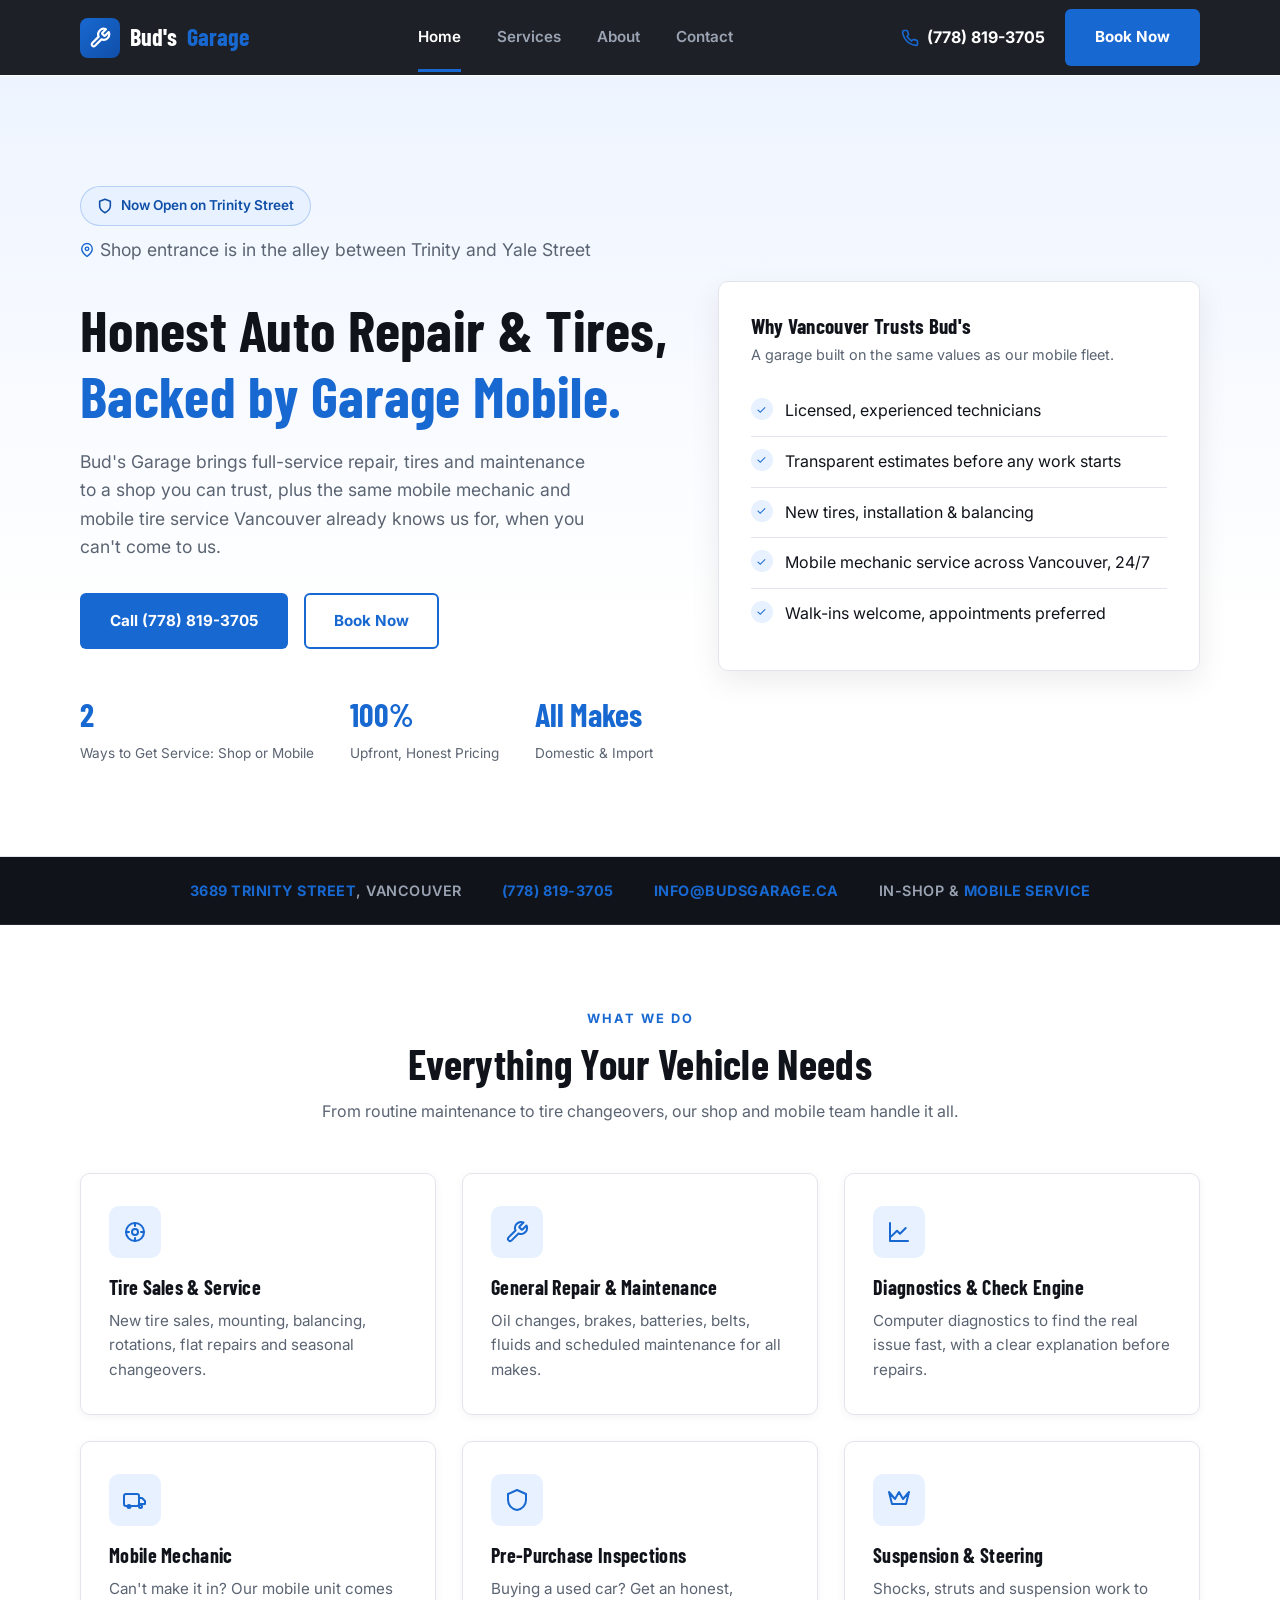
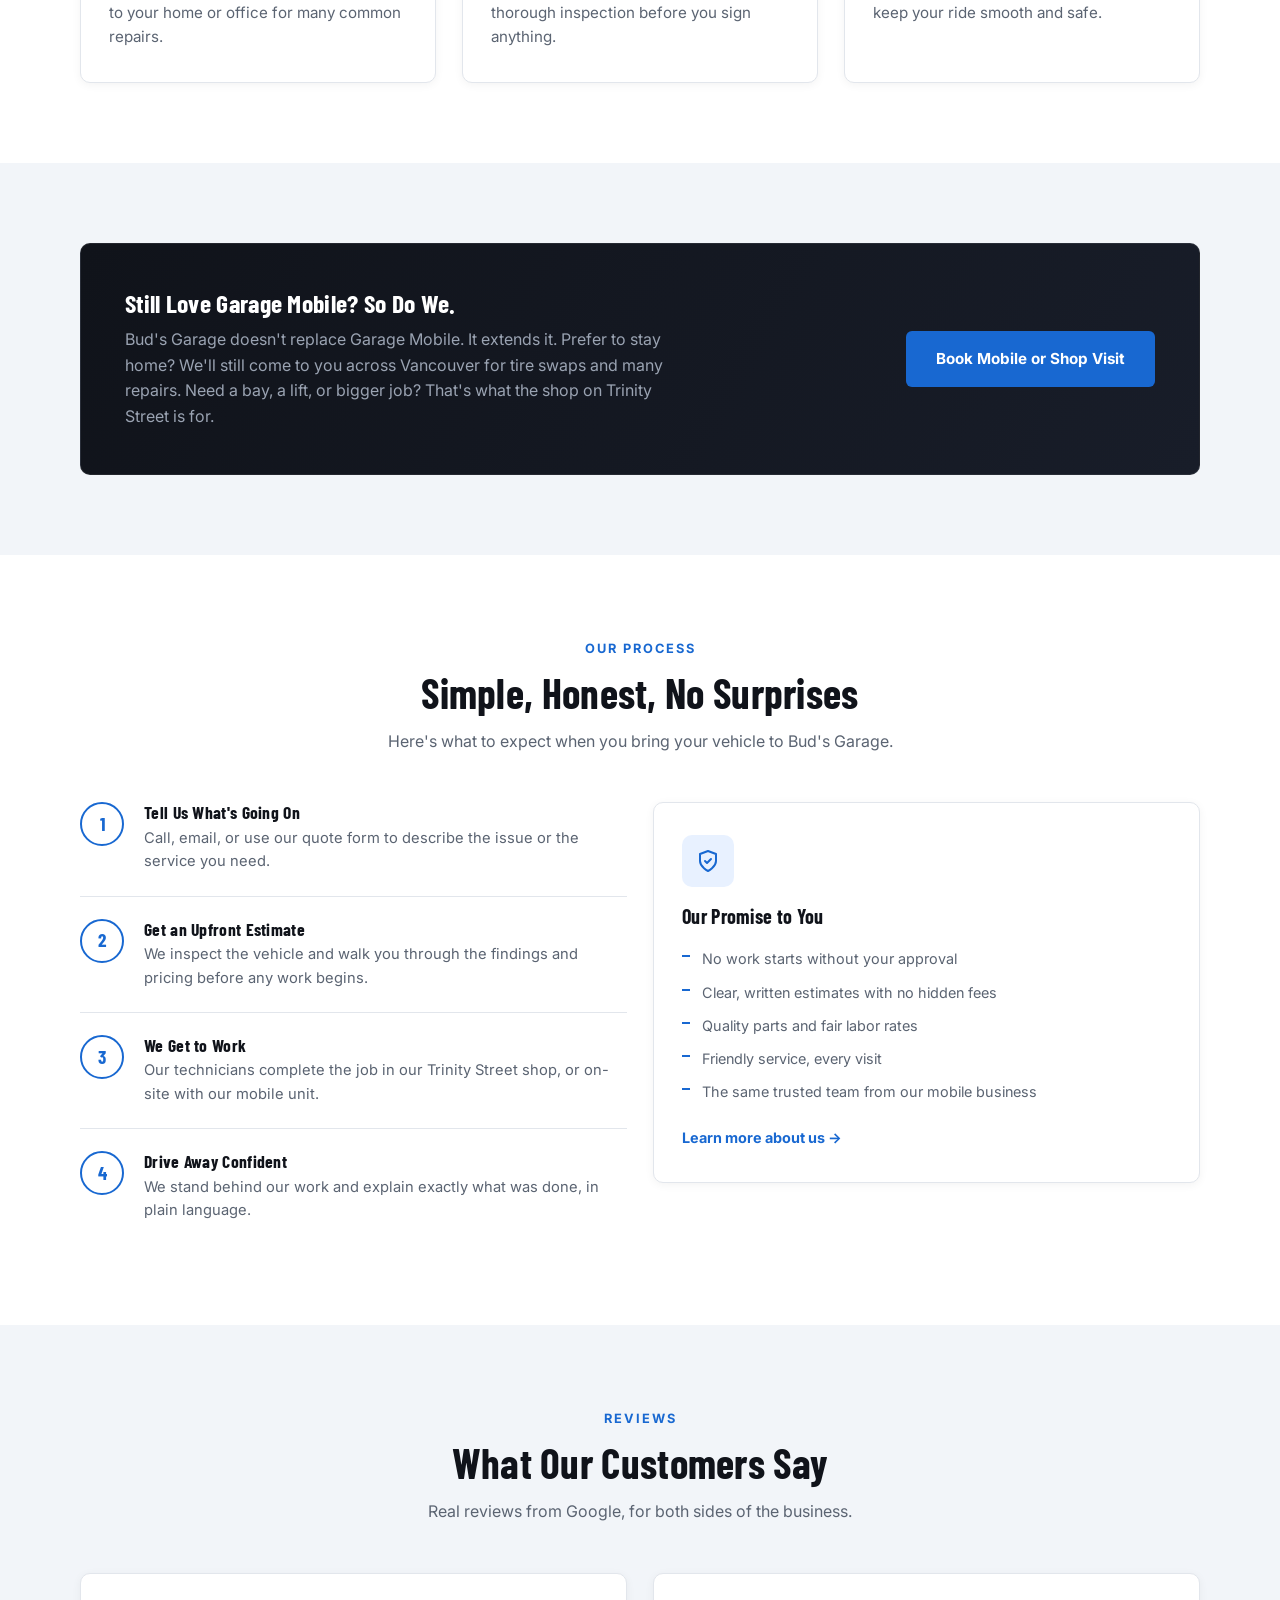
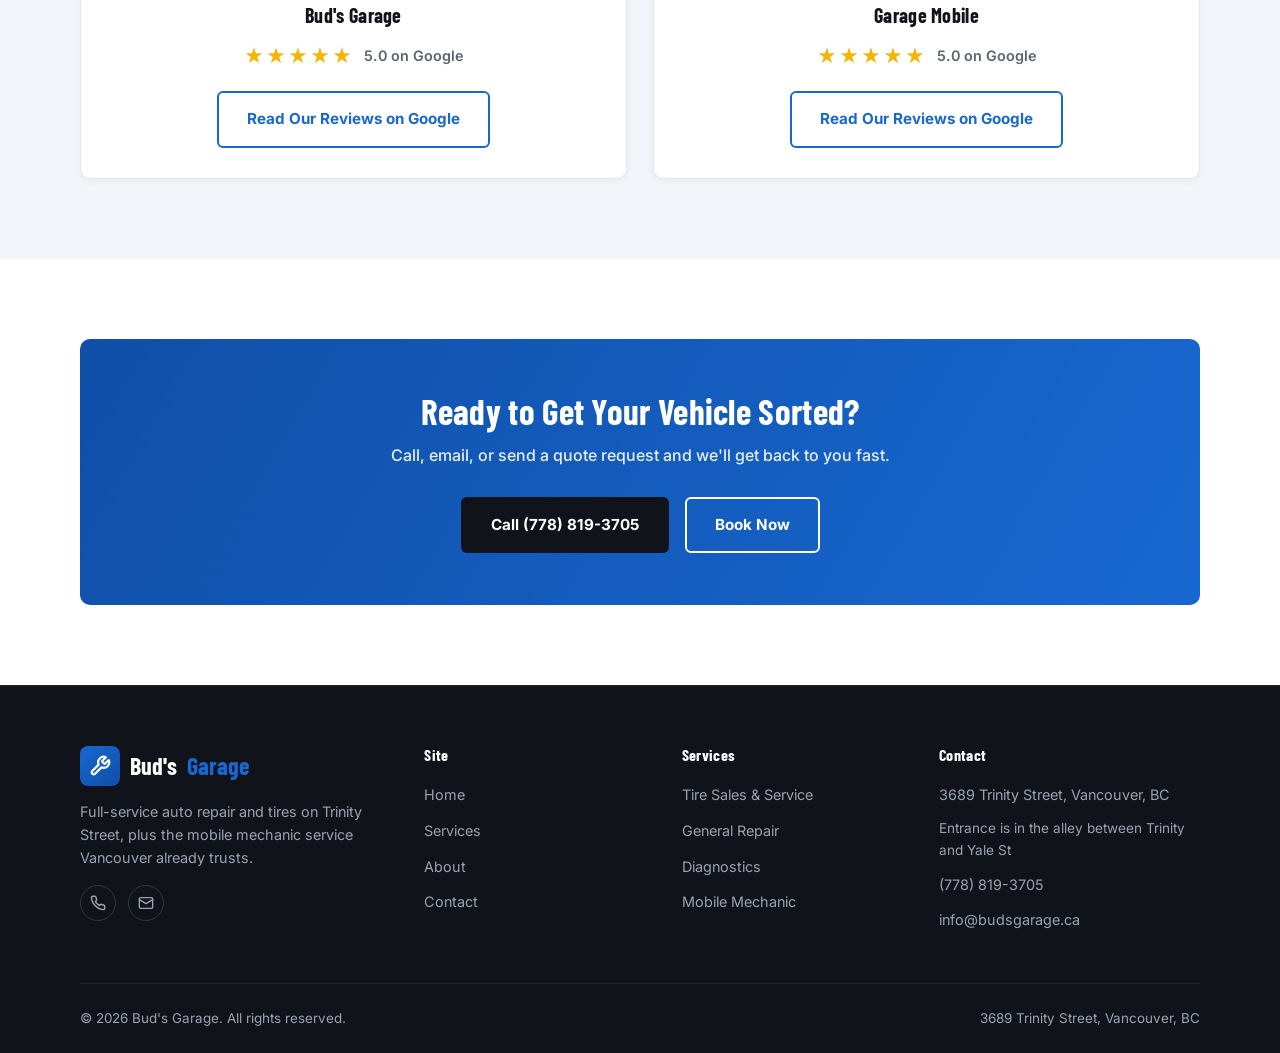
<file: index.html>
<!DOCTYPE html>
<html lang="en">
<head>
<meta charset="UTF-8">
<meta name="viewport" content="width=device-width, initial-scale=1.0">
<title>Bud's Garage | Auto Repair &amp; Tire Shop in Vancouver</title>
<meta name="description" content="Bud's Garage is Vancouver's trusted auto repair and tire shop at 3689 Trinity Street, now backed by Garage Mobile, our mobile mechanic and tire service. Call (778) 819-3705.">
<link rel="canonical" href="https://budsgarage.ca/">
<meta name="theme-color" content="#10131a">

<meta property="og:type" content="website">
<meta property="og:site_name" content="Bud's Garage">
<meta property="og:title" content="Bud's Garage | Auto Repair &amp; Tire Shop in Vancouver">
<meta property="og:description" content="Vancouver's trusted auto repair and tire shop at 3689 Trinity Street, now backed by Garage Mobile, our mobile mechanic and tire service.">
<meta property="og:url" content="https://budsgarage.ca/">
<meta property="og:image" content="https://budsgarage.ca/assets/og-image.png">
<meta property="og:image:width" content="1200">
<meta property="og:image:height" content="630">
<meta property="og:locale" content="en_CA">

<meta name="twitter:card" content="summary_large_image">
<meta name="twitter:title" content="Bud's Garage | Auto Repair &amp; Tire Shop in Vancouver">
<meta name="twitter:description" content="Vancouver's trusted auto repair and tire shop at 3689 Trinity Street, now backed by Garage Mobile, our mobile mechanic and tire service.">
<meta name="twitter:image" content="https://budsgarage.ca/assets/og-image.png">

<link rel="icon" href="assets/favicon.svg" type="image/svg+xml">
<link rel="preconnect" href="https://fonts.googleapis.com">
<link rel="preconnect" href="https://fonts.gstatic.com" crossorigin>
<link href="https://fonts.googleapis.com/css2?family=Barlow+Condensed:wght@600;700&family=Inter:wght@400;500;600;700;800&display=swap" rel="stylesheet">
<link rel="stylesheet" href="css/style.css">
<script type="application/ld+json">
{
  "@context": "https://schema.org",
  "@type": "AutoRepair",
  "name": "Bud's Garage",
  "image": "https://budsgarage.ca/assets/og-image.png",
  "url": "https://budsgarage.ca/",
  "telephone": "+17788193705",
  "email": "info@budsgarage.ca",
  "priceRange": "$$",
  "address": {
    "@type": "PostalAddress",
    "streetAddress": "3689 Trinity Street",
    "addressLocality": "Vancouver",
    "addressRegion": "BC",
    "addressCountry": "CA"
  },
  "openingHoursSpecification": [
    {
      "@type": "OpeningHoursSpecification",
      "dayOfWeek": ["Monday", "Tuesday", "Wednesday", "Thursday", "Friday", "Saturday", "Sunday"],
      "opens": "10:00",
      "closes": "18:00"
    }
  ]
}
</script>
</head>
<body>

<!-- ===== Header ===== -->
<header class="site-header">
  <div class="container header-inner">
    <a href="index.html" class="brand">
      <span class="logo-mark">
        <svg width="22" height="22" viewBox="0 0 24 24" fill="none" stroke="currentColor" stroke-width="2.4" stroke-linecap="round" stroke-linejoin="round"><path d="M14.7 6.3a1 1 0 0 0 0 1.4l1.6 1.6a1 1 0 0 0 1.4 0l3.77-3.77a6 6 0 0 1-7.94 7.94l-6.91 6.91a2.12 2.12 0 0 1-3-3l6.91-6.91a6 6 0 0 1 7.94-7.94l-3.76 3.76z"/></svg>
      </span>
      Bud's <span>Garage</span>
    </a>
    <nav class="main-nav" id="main-nav">
      <a href="index.html" class="active">Home</a>
      <a href="services.html">Services</a>
      <a href="about.html">About</a>
      <a href="contact.html">Contact</a>
    </nav>
    <div class="header-cta">
      <a href="tel:+17788193705" class="header-phone">
        <svg class="icon" width="18" height="18" viewBox="0 0 24 24" fill="none" stroke="currentColor" stroke-width="2.2" stroke-linecap="round" stroke-linejoin="round"><path d="M22 16.92v3a2 2 0 0 1-2.18 2 19.79 19.79 0 0 1-8.63-3.07 19.5 19.5 0 0 1-6-6 19.79 19.79 0 0 1-3.07-8.67A2 2 0 0 1 4.11 2h3a2 2 0 0 1 2 1.72c.127.96.362 1.903.7 2.81a2 2 0 0 1-.45 2.11L8.09 9.91a16 16 0 0 0 6 6l1.27-1.27a2 2 0 0 1 2.11-.45c.907.338 1.85.573 2.81.7A2 2 0 0 1 22 16.92z"/></svg>
        <span class="label">(778) 819-3705</span>
      </a>
      <a href="contact.html#book" class="btn btn-primary">Book Now</a>
      <button class="nav-toggle" id="nav-toggle" aria-label="Toggle navigation">&#9776;</button>
    </div>
  </div>
</header>

<!-- ===== Hero ===== -->
<section class="hero">
  <div class="container hero-inner">
    <div>
      <div class="hero-badge">
        <svg width="16" height="16" viewBox="0 0 24 24" fill="none" stroke="currentColor" stroke-width="2.4" stroke-linecap="round" stroke-linejoin="round"><path d="M12 22s8-4 8-10V5l-8-3-8 3v7c0 6 8 10 8 10z"/></svg>
        Now Open on Trinity Street
      </div>
      <p class="hero-note">
        <svg width="14" height="14" viewBox="0 0 24 24" fill="none" stroke="currentColor" stroke-width="2.4" stroke-linecap="round" stroke-linejoin="round"><path d="M21 10c0 7-9 13-9 13s-9-6-9-13a9 9 0 0 1 18 0z"/><circle cx="12" cy="10" r="3"/></svg>
        Shop entrance is in the alley between Trinity and Yale Street
      </p>
      <h1>Honest Auto Repair &amp; Tires, <span>Backed by Garage Mobile.</span></h1>
      <p>Bud's Garage brings full-service repair, tires and maintenance to a shop you can trust, plus the same mobile mechanic and mobile tire service Vancouver already knows us for, when you can't come to us.</p>
      <div class="hero-actions">
        <a href="tel:+17788193705" class="btn btn-primary">Call (778) 819-3705</a>
        <a href="contact.html#book" class="btn btn-outline">Book Now</a>
      </div>
      <div class="hero-stats">
        <div><strong>2</strong><span>Ways to Get Service: Shop or Mobile</span></div>
        <div><strong>100%</strong><span>Upfront, Honest Pricing</span></div>
        <div><strong>All Makes</strong><span>Domestic &amp; Import</span></div>
      </div>
    </div>
    <div class="hero-visual">
      <h3>Why Vancouver Trusts Bud's</h3>
      <p class="small">A garage built on the same values as our mobile fleet.</p>
      <ul class="hero-list">
        <li><span class="check">&#10003;</span> Licensed, experienced technicians</li>
        <li><span class="check">&#10003;</span> Transparent estimates before any work starts</li>
        <li><span class="check">&#10003;</span> New tires, installation &amp; balancing</li>
        <li><span class="check">&#10003;</span> Mobile mechanic service across Vancouver, 24/7</li>
        <li><span class="check">&#10003;</span> Walk-ins welcome, appointments preferred</li>
      </ul>
    </div>
  </div>
</section>

<!-- ===== Trust strip ===== -->
<div class="trust-strip">
  <div class="container">
    <span><strong>3689 Trinity Street</strong>, Vancouver</span>
    <span><strong>(778) 819-3705</strong></span>
    <span><strong>info@budsgarage.ca</strong></span>
    <span>In-Shop &amp; <strong>Mobile Service</strong></span>
  </div>
</div>

<!-- ===== Services overview ===== -->
<section class="section" id="services">
  <div class="container">
    <div class="section-head">
      <span class="eyebrow">What We Do</span>
      <h2>Everything Your Vehicle Needs</h2>
      <p>From routine maintenance to tire changeovers, our shop and mobile team handle it all.</p>
    </div>
    <div class="grid grid-3">
      <div class="card">
        <div class="icon-wrap">
          <svg width="24" height="24" viewBox="0 0 24 24" fill="none" stroke="currentColor" stroke-width="2" stroke-linecap="round" stroke-linejoin="round"><circle cx="12" cy="12" r="9"/><circle cx="12" cy="12" r="3"/><path d="M12 3v3M12 18v3M3 12h3M18 12h3"/></svg>
        </div>
        <h3>Tire Sales &amp; Service</h3>
        <p>New tire sales, mounting, balancing, rotations, flat repairs and seasonal changeovers.</p>
      </div>
      <div class="card">
        <div class="icon-wrap">
          <svg width="24" height="24" viewBox="0 0 24 24" fill="none" stroke="currentColor" stroke-width="2" stroke-linecap="round" stroke-linejoin="round"><path d="M14.7 6.3a1 1 0 0 0 0 1.4l1.6 1.6a1 1 0 0 0 1.4 0l3.77-3.77a6 6 0 0 1-7.94 7.94l-6.91 6.91a2.12 2.12 0 0 1-3-3l6.91-6.91a6 6 0 0 1 7.94-7.94l-3.76 3.76z"/></svg>
        </div>
        <h3>General Repair &amp; Maintenance</h3>
        <p>Oil changes, brakes, batteries, belts, fluids and scheduled maintenance for all makes.</p>
      </div>
      <div class="card">
        <div class="icon-wrap">
          <svg width="24" height="24" viewBox="0 0 24 24" fill="none" stroke="currentColor" stroke-width="2" stroke-linecap="round" stroke-linejoin="round"><path d="M3 3v18h18"/><path d="M18.7 8 13 13.7l-3-3L4.3 16.4"/></svg>
        </div>
        <h3>Diagnostics &amp; Check Engine</h3>
        <p>Computer diagnostics to find the real issue fast, with a clear explanation before repairs.</p>
      </div>
      <div class="card">
        <div class="icon-wrap">
          <svg width="24" height="24" viewBox="0 0 24 24" fill="none" stroke="currentColor" stroke-width="2" stroke-linecap="round" stroke-linejoin="round"><rect x="1" y="6" width="15" height="12" rx="2"/><path d="M16 10h3l3 3v3h-6z"/><circle cx="6" cy="18.5" r="1.5"/><circle cx="17.5" cy="18.5" r="1.5"/></svg>
        </div>
        <h3>Mobile Mechanic</h3>
        <p>Can't make it in? Our mobile unit comes to your home or office for many common repairs.</p>
      </div>
      <div class="card">
        <div class="icon-wrap">
          <svg width="24" height="24" viewBox="0 0 24 24" fill="none" stroke="currentColor" stroke-width="2" stroke-linecap="round" stroke-linejoin="round"><path d="M12 2 3 6v6c0 5 3.8 9.3 9 10 5.2-.7 9-5 9-10V6l-9-4z"/></svg>
        </div>
        <h3>Pre-Purchase Inspections</h3>
        <p>Buying a used car? Get an honest, thorough inspection before you sign anything.</p>
      </div>
      <div class="card">
        <div class="icon-wrap">
          <svg width="24" height="24" viewBox="0 0 24 24" fill="none" stroke="currentColor" stroke-width="2" stroke-linecap="round" stroke-linejoin="round"><path d="m2 4 3 12h14l3-12-6 7-4-7-4 7-6-7z"/></svg>
        </div>
        <h3>Suspension &amp; Steering</h3>
        <p>Shocks, struts and suspension work to keep your ride smooth and safe.</p>
      </div>
    </div>
  </div>
</section>

<!-- ===== Mobile cross-promo ===== -->
<section class="section section-alt">
  <div class="container">
    <div class="mobile-banner">
      <div>
        <h3>Still Love Garage Mobile? So Do We.</h3>
        <p>Bud's Garage doesn't replace Garage Mobile. It extends it. Prefer to stay home? We'll still come to you across Vancouver for tire swaps and many repairs. Need a bay, a lift, or bigger job? That's what the shop on Trinity Street is for.</p>
      </div>
      <a href="contact.html#book" class="btn btn-primary">Book Mobile or Shop Visit</a>
    </div>
  </div>
</section>

<!-- ===== Why choose us ===== -->
<section class="section">
  <div class="container">
    <div class="section-head">
      <span class="eyebrow">Our Process</span>
      <h2>Simple, Honest, No Surprises</h2>
      <p>Here's what to expect when you bring your vehicle to Bud's Garage.</p>
    </div>
    <div class="grid grid-2">
      <div class="steps">
        <div class="step">
          <div class="step-num">1</div>
          <div>
            <h4>Tell Us What's Going On</h4>
            <p>Call, email, or use our quote form to describe the issue or the service you need.</p>
          </div>
        </div>
        <div class="step">
          <div class="step-num">2</div>
          <div>
            <h4>Get an Upfront Estimate</h4>
            <p>We inspect the vehicle and walk you through the findings and pricing before any work begins.</p>
          </div>
        </div>
        <div class="step">
          <div class="step-num">3</div>
          <div>
            <h4>We Get to Work</h4>
            <p>Our technicians complete the job in our Trinity Street shop, or on-site with our mobile unit.</p>
          </div>
        </div>
        <div class="step">
          <div class="step-num">4</div>
          <div>
            <h4>Drive Away Confident</h4>
            <p>We stand behind our work and explain exactly what was done, in plain language.</p>
          </div>
        </div>
      </div>
      <div class="card" style="align-self:start;">
        <div class="icon-wrap">
          <svg width="24" height="24" viewBox="0 0 24 24" fill="none" stroke="currentColor" stroke-width="2" stroke-linecap="round" stroke-linejoin="round"><path d="M12 22s8-4 8-10V5l-8-3-8 3v7c0 6 8 10 8 10z"/><path d="m9 12 2 2 4-4"/></svg>
        </div>
        <h3>Our Promise to You</h3>
        <ul>
          <li>No work starts without your approval</li>
          <li>Clear, written estimates with no hidden fees</li>
          <li>Quality parts and fair labor rates</li>
          <li>Friendly service, every visit</li>
          <li>The same trusted team from our mobile business</li>
        </ul>
        <a href="about.html" class="card-link">Learn more about us &rarr;</a>
      </div>
    </div>
  </div>
</section>

<!-- ===== Reviews ===== -->
<section class="section section-alt">
  <div class="container">
    <div class="section-head">
      <span class="eyebrow">Reviews</span>
      <h2>What Our Customers Say</h2>
      <p>Real reviews from Google, for both sides of the business.</p>
    </div>
    <div class="grid grid-2 reviews-grid">
      <div class="reviews-col">
        <h3>Bud's Garage</h3>
        <div class="stars-badge">
          <span class="stars">&#9733;&#9733;&#9733;&#9733;&#9733;</span>
          <span class="rating-label">5.0 on Google</span>
        </div>
        <!--
          Paste your Google reviews widget embed code here (e.g. from
          Elfsight, EmbedSocial, or Tagembed) for the Bud's Garage
          listing. If the widget provider gives a shared <script> tag,
          include it once in the page (e.g. just before </body>) rather
          than duplicating it in both review columns.
        -->
        <div id="google-reviews-budsgarage" class="reviews-widget-slot"></div>
        <a href="https://maps.app.goo.gl/8T1ZGSy6QRMyx3216" target="_blank" rel="noopener" class="btn btn-outline">Read Our Reviews on Google</a>
      </div>
      <div class="reviews-col">
        <h3>Garage Mobile</h3>
        <div class="stars-badge">
          <span class="stars">&#9733;&#9733;&#9733;&#9733;&#9733;</span>
          <span class="rating-label">5.0 on Google</span>
        </div>
        <!-- Paste the Garage Mobile reviews widget embed code here. -->
        <div id="google-reviews-garagemobile" class="reviews-widget-slot"></div>
        <a href="https://maps.app.goo.gl/2dEV6iGhVxN6G6Si9" target="_blank" rel="noopener" class="btn btn-outline">Read Our Reviews on Google</a>
      </div>
    </div>
  </div>
</section>

<!-- ===== CTA band ===== -->
<section class="section">
  <div class="container">
    <div class="cta-band">
      <h2>Ready to Get Your Vehicle Sorted?</h2>
      <p>Call, email, or send a quote request and we'll get back to you fast.</p>
      <div class="cta-actions">
        <a href="tel:+17788193705" class="btn btn-primary">Call (778) 819-3705</a>
        <a href="contact.html#book" class="btn btn-outline">Book Now</a>
      </div>
    </div>
  </div>
</section>

<!-- ===== Footer ===== -->
<footer class="site-footer" id="site-footer-include"></footer>

<div class="sticky-call">
  <a href="tel:+17788193705" style="color:inherit;display:flex;align-items:center;gap:8px;">
    <svg width="18" height="18" viewBox="0 0 24 24" fill="none" stroke="currentColor" stroke-width="2.2" stroke-linecap="round" stroke-linejoin="round"><path d="M22 16.92v3a2 2 0 0 1-2.18 2 19.79 19.79 0 0 1-8.63-3.07 19.5 19.5 0 0 1-6-6 19.79 19.79 0 0 1-3.07-8.67A2 2 0 0 1 4.11 2h3a2 2 0 0 1 2 1.72c.127.96.362 1.903.7 2.81a2 2 0 0 1-.45 2.11L8.09 9.91a16 16 0 0 0 6 6l1.27-1.27a2 2 0 0 1 2.11-.45c.907.338 1.85.573 2.81.7A2 2 0 0 1 22 16.92z"/></svg>
    Call Bud's Garage Now
  </a>
</div>

<script src="js/main.js"></script>
</body>
</html>
</file>
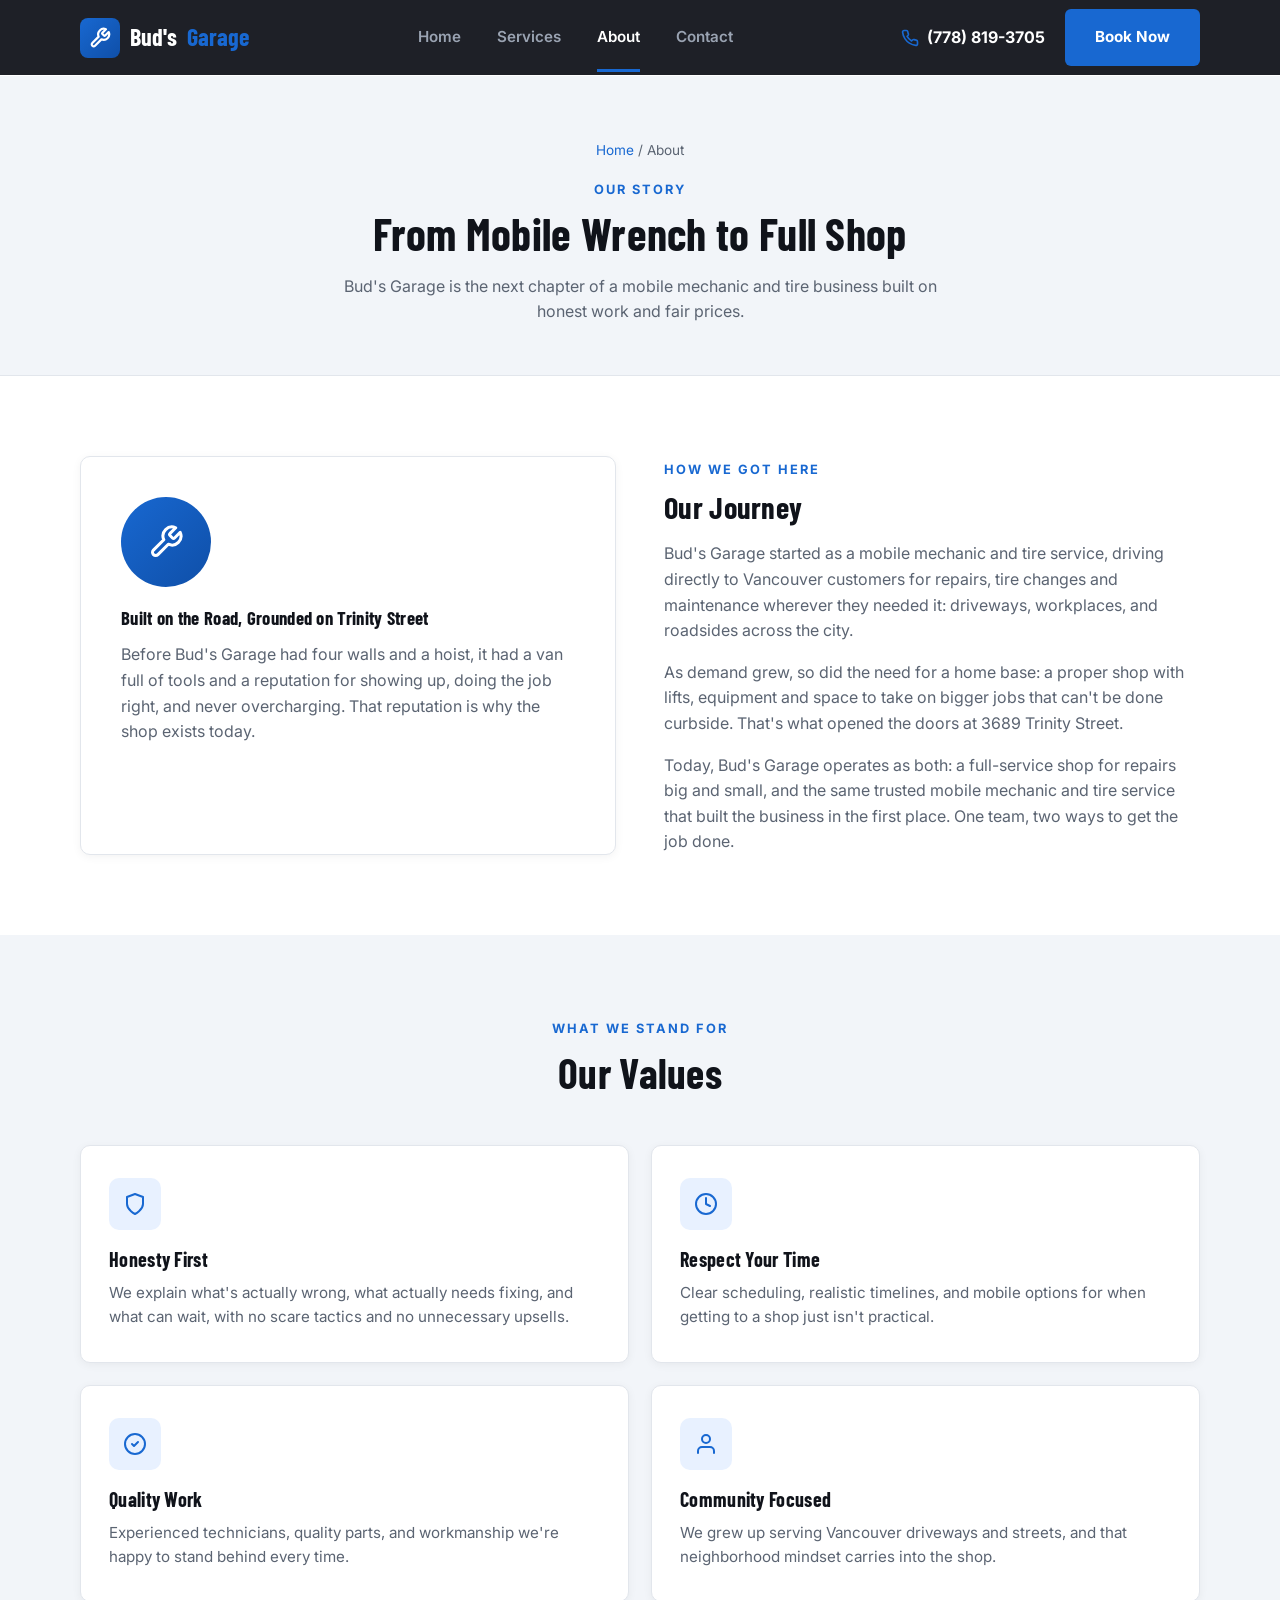
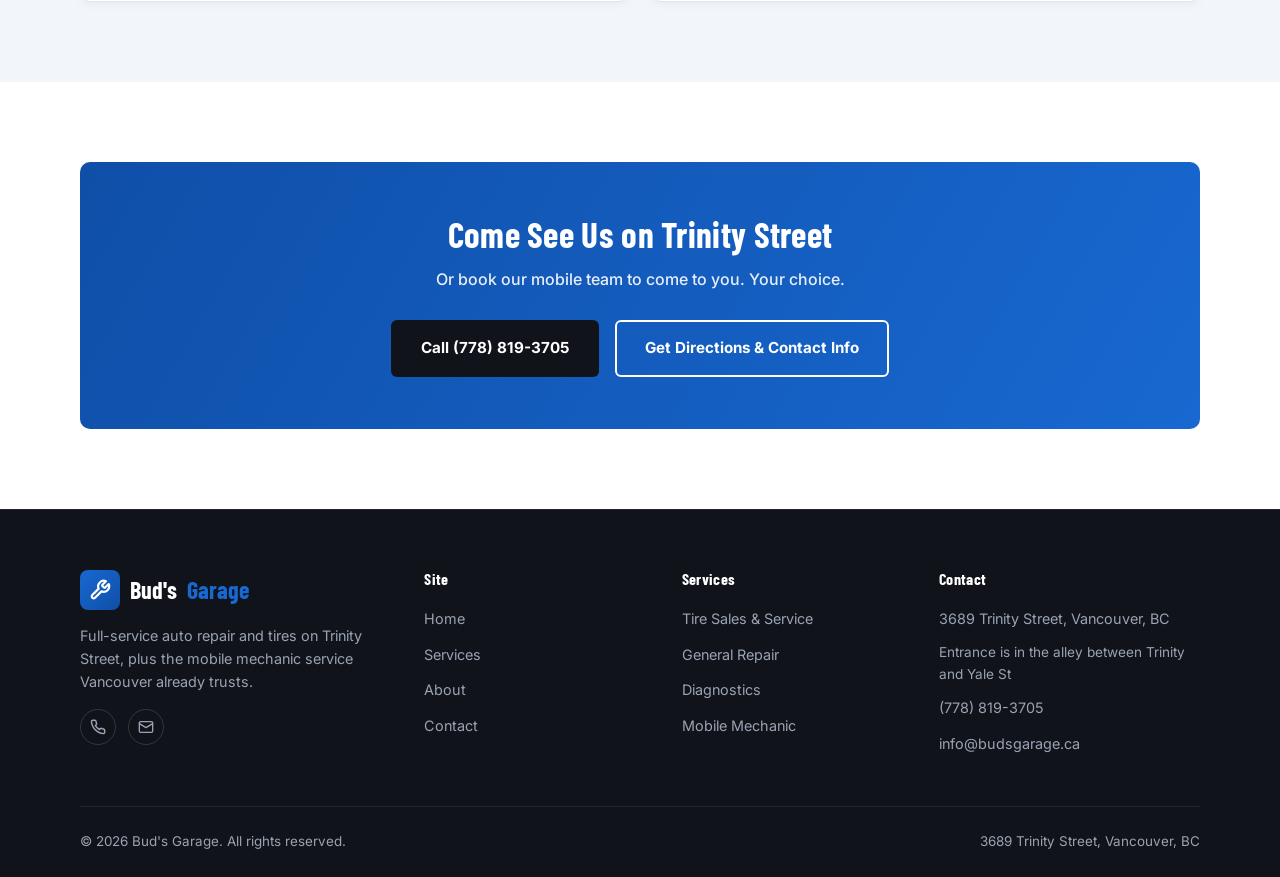
<file: about.html>
<!DOCTYPE html>
<html lang="en">
<head>
<meta charset="UTF-8">
<meta name="viewport" content="width=device-width, initial-scale=1.0">
<title>About Us | Bud's Garage</title>
<meta name="description" content="Bud's Garage grew out of a mobile mechanic and mobile tire business into a full auto repair shop at 3689 Trinity Street, Vancouver. Learn our story and values.">
<link rel="canonical" href="https://budsgarage.ca/about.html">
<meta name="theme-color" content="#10131a">

<meta property="og:type" content="website">
<meta property="og:site_name" content="Bud's Garage">
<meta property="og:title" content="About Us | Bud's Garage">
<meta property="og:description" content="Bud's Garage grew out of a mobile mechanic and mobile tire business into a full auto repair shop at 3689 Trinity Street, Vancouver.">
<meta property="og:url" content="https://budsgarage.ca/about.html">
<meta property="og:image" content="https://budsgarage.ca/assets/og-image.png">
<meta property="og:image:width" content="1200">
<meta property="og:image:height" content="630">
<meta property="og:locale" content="en_CA">

<meta name="twitter:card" content="summary_large_image">
<meta name="twitter:title" content="About Us | Bud's Garage">
<meta name="twitter:description" content="Bud's Garage grew out of a mobile mechanic and mobile tire business into a full auto repair shop at 3689 Trinity Street, Vancouver.">
<meta name="twitter:image" content="https://budsgarage.ca/assets/og-image.png">

<link rel="icon" href="assets/favicon.svg" type="image/svg+xml">
<link rel="preconnect" href="https://fonts.googleapis.com">
<link rel="preconnect" href="https://fonts.gstatic.com" crossorigin>
<link href="https://fonts.googleapis.com/css2?family=Barlow+Condensed:wght@600;700&family=Inter:wght@400;500;600;700;800&display=swap" rel="stylesheet">
<link rel="stylesheet" href="css/style.css">
<script type="application/ld+json">
{
  "@context": "https://schema.org",
  "@type": "AutoRepair",
  "name": "Bud's Garage",
  "image": "https://budsgarage.ca/assets/og-image.png",
  "url": "https://budsgarage.ca/",
  "telephone": "+17788193705",
  "email": "info@budsgarage.ca",
  "priceRange": "$$",
  "address": {
    "@type": "PostalAddress",
    "streetAddress": "3689 Trinity Street",
    "addressLocality": "Vancouver",
    "addressRegion": "BC",
    "addressCountry": "CA"
  },
  "openingHoursSpecification": [
    {
      "@type": "OpeningHoursSpecification",
      "dayOfWeek": ["Monday", "Tuesday", "Wednesday", "Thursday", "Friday", "Saturday", "Sunday"],
      "opens": "10:00",
      "closes": "18:00"
    }
  ]
}
</script>
</head>
<body>

<header class="site-header">
  <div class="container header-inner">
    <a href="index.html" class="brand">
      <span class="logo-mark">
        <svg width="22" height="22" viewBox="0 0 24 24" fill="none" stroke="currentColor" stroke-width="2.4" stroke-linecap="round" stroke-linejoin="round"><path d="M14.7 6.3a1 1 0 0 0 0 1.4l1.6 1.6a1 1 0 0 0 1.4 0l3.77-3.77a6 6 0 0 1-7.94 7.94l-6.91 6.91a2.12 2.12 0 0 1-3-3l6.91-6.91a6 6 0 0 1 7.94-7.94l-3.76 3.76z"/></svg>
      </span>
      Bud's <span>Garage</span>
    </a>
    <nav class="main-nav" id="main-nav">
      <a href="index.html">Home</a>
      <a href="services.html">Services</a>
      <a href="about.html" class="active">About</a>
      <a href="contact.html">Contact</a>
    </nav>
    <div class="header-cta">
      <a href="tel:+17788193705" class="header-phone">
        <svg class="icon" width="18" height="18" viewBox="0 0 24 24" fill="none" stroke="currentColor" stroke-width="2.2" stroke-linecap="round" stroke-linejoin="round"><path d="M22 16.92v3a2 2 0 0 1-2.18 2 19.79 19.79 0 0 1-8.63-3.07 19.5 19.5 0 0 1-6-6 19.79 19.79 0 0 1-3.07-8.67A2 2 0 0 1 4.11 2h3a2 2 0 0 1 2 1.72c.127.96.362 1.903.7 2.81a2 2 0 0 1-.45 2.11L8.09 9.91a16 16 0 0 0 6 6l1.27-1.27a2 2 0 0 1 2.11-.45c.907.338 1.85.573 2.81.7A2 2 0 0 1 22 16.92z"/></svg>
        <span class="label">(778) 819-3705</span>
      </a>
      <a href="contact.html#book" class="btn btn-primary">Book Now</a>
      <button class="nav-toggle" id="nav-toggle" aria-label="Toggle navigation">&#9776;</button>
    </div>
  </div>
</header>

<section class="page-hero">
  <div class="container">
    <div class="breadcrumb"><a href="index.html">Home</a> / About</div>
    <span class="eyebrow">Our Story</span>
    <h1>From Mobile Wrench to Full Shop</h1>
    <p>Bud's Garage is the next chapter of a mobile mechanic and tire business built on honest work and fair prices.</p>
  </div>
</section>

<section class="section">
  <div class="container about-grid">
    <div class="about-visual">
      <div class="badge-circle">
        <svg width="36" height="36" viewBox="0 0 24 24" fill="none" stroke="currentColor" stroke-width="2" stroke-linecap="round" stroke-linejoin="round"><path d="M14.7 6.3a1 1 0 0 0 0 1.4l1.6 1.6a1 1 0 0 0 1.4 0l3.77-3.77a6 6 0 0 1-7.94 7.94l-6.91 6.91a2.12 2.12 0 0 1-3-3l6.91-6.91a6 6 0 0 1 7.94-7.94l-3.76 3.76z"/></svg>
      </div>
      <h3>Built on the Road, Grounded on Trinity Street</h3>
      <p style="color:var(--text-dim); margin-top:14px;">Before Bud's Garage had four walls and a hoist, it had a van full of tools and a reputation for showing up, doing the job right, and never overcharging. That reputation is why the shop exists today.</p>
    </div>
    <div>
      <span class="eyebrow">How We Got Here</span>
      <h2 style="font-size:1.9rem; margin-bottom:16px;">Our Journey</h2>
      <p style="color:var(--text-dim); margin-bottom:16px;">Bud's Garage started as a mobile mechanic and tire service, driving directly to Vancouver customers for repairs, tire changes and maintenance wherever they needed it: driveways, workplaces, and roadsides across the city.</p>
      <p style="color:var(--text-dim); margin-bottom:16px;">As demand grew, so did the need for a home base: a proper shop with lifts, equipment and space to take on bigger jobs that can't be done curbside. That's what opened the doors at 3689 Trinity Street.</p>
      <p style="color:var(--text-dim);">Today, Bud's Garage operates as both: a full-service shop for repairs big and small, and the same trusted mobile mechanic and tire service that built the business in the first place. One team, two ways to get the job done.</p>
    </div>
  </div>
</section>

<section class="section section-alt">
  <div class="container">
    <div class="section-head">
      <span class="eyebrow">What We Stand For</span>
      <h2>Our Values</h2>
    </div>
    <div class="values-grid">
      <div class="card">
        <div class="icon-wrap">
          <svg width="24" height="24" viewBox="0 0 24 24" fill="none" stroke="currentColor" stroke-width="2" stroke-linecap="round" stroke-linejoin="round"><path d="M12 22s8-4 8-10V5l-8-3-8 3v7c0 6 8 10 8 10z"/></svg>
        </div>
        <h3>Honesty First</h3>
        <p>We explain what's actually wrong, what actually needs fixing, and what can wait, with no scare tactics and no unnecessary upsells.</p>
      </div>
      <div class="card">
        <div class="icon-wrap">
          <svg width="24" height="24" viewBox="0 0 24 24" fill="none" stroke="currentColor" stroke-width="2" stroke-linecap="round" stroke-linejoin="round"><circle cx="12" cy="12" r="10"/><path d="M12 6v6l4 2"/></svg>
        </div>
        <h3>Respect Your Time</h3>
        <p>Clear scheduling, realistic timelines, and mobile options for when getting to a shop just isn't practical.</p>
      </div>
      <div class="card">
        <div class="icon-wrap">
          <svg width="24" height="24" viewBox="0 0 24 24" fill="none" stroke="currentColor" stroke-width="2" stroke-linecap="round" stroke-linejoin="round"><path d="m9 12 2 2 4-4"/><circle cx="12" cy="12" r="10"/></svg>
        </div>
        <h3>Quality Work</h3>
        <p>Experienced technicians, quality parts, and workmanship we're happy to stand behind every time.</p>
      </div>
      <div class="card">
        <div class="icon-wrap">
          <svg width="24" height="24" viewBox="0 0 24 24" fill="none" stroke="currentColor" stroke-width="2" stroke-linecap="round" stroke-linejoin="round"><path d="M20 21v-2a4 4 0 0 0-4-4H8a4 4 0 0 0-4 4v2"/><circle cx="12" cy="7" r="4"/></svg>
        </div>
        <h3>Community Focused</h3>
        <p>We grew up serving Vancouver driveways and streets, and that neighborhood mindset carries into the shop.</p>
      </div>
    </div>
  </div>
</section>

<section class="section">
  <div class="container">
    <div class="cta-band">
      <h2>Come See Us on Trinity Street</h2>
      <p>Or book our mobile team to come to you. Your choice.</p>
      <div class="cta-actions">
        <a href="tel:+17788193705" class="btn btn-primary">Call (778) 819-3705</a>
        <a href="contact.html" class="btn btn-outline">Get Directions &amp; Contact Info</a>
      </div>
    </div>
  </div>
</section>

<footer class="site-footer" id="site-footer-include"></footer>

<div class="sticky-call">
  <a href="tel:+17788193705" style="color:inherit;display:flex;align-items:center;gap:8px;">
    <svg width="18" height="18" viewBox="0 0 24 24" fill="none" stroke="currentColor" stroke-width="2.2" stroke-linecap="round" stroke-linejoin="round"><path d="M22 16.92v3a2 2 0 0 1-2.18 2 19.79 19.79 0 0 1-8.63-3.07 19.5 19.5 0 0 1-6-6 19.79 19.79 0 0 1-3.07-8.67A2 2 0 0 1 4.11 2h3a2 2 0 0 1 2 1.72c.127.96.362 1.903.7 2.81a2 2 0 0 1-.45 2.11L8.09 9.91a16 16 0 0 0 6 6l1.27-1.27a2 2 0 0 1 2.11-.45c.907.338 1.85.573 2.81.7A2 2 0 0 1 22 16.92z"/></svg>
    Call Bud's Garage Now
  </a>
</div>

<script src="js/main.js"></script>
</body>
</html>
</file>
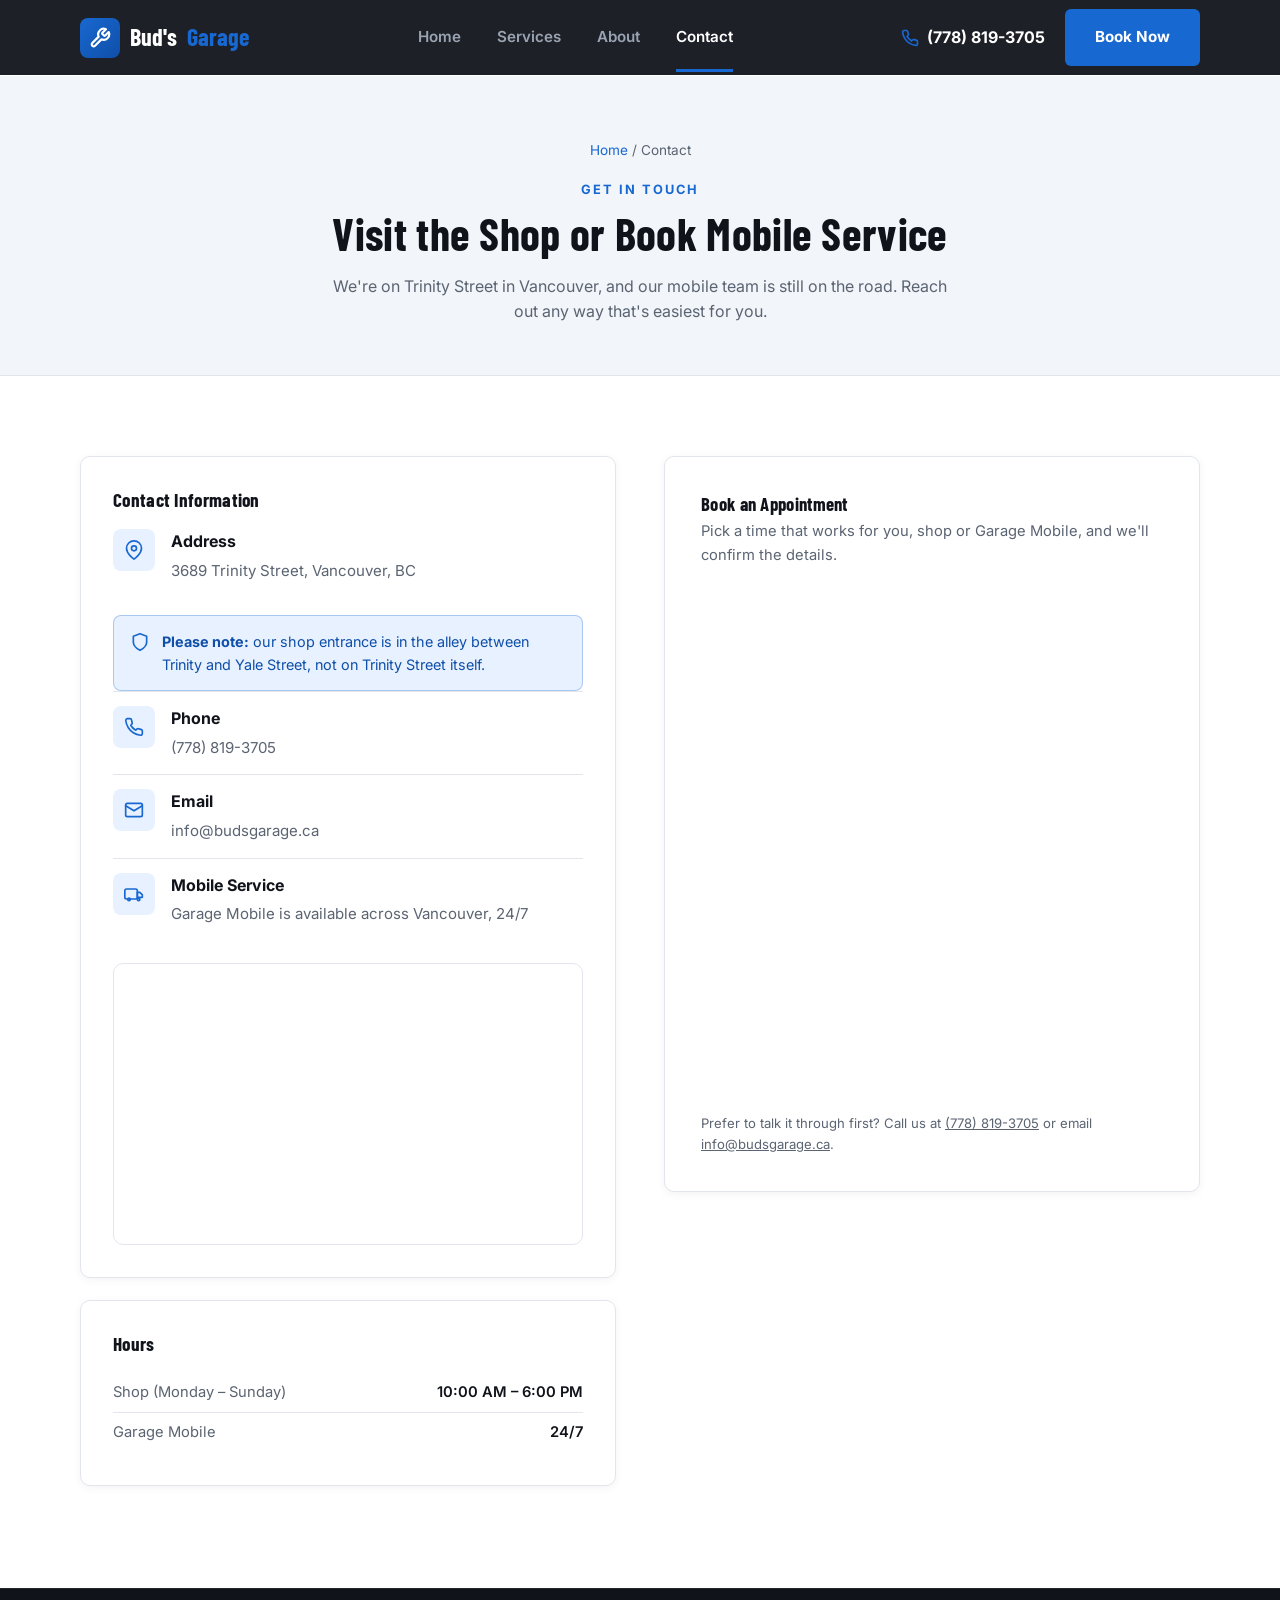
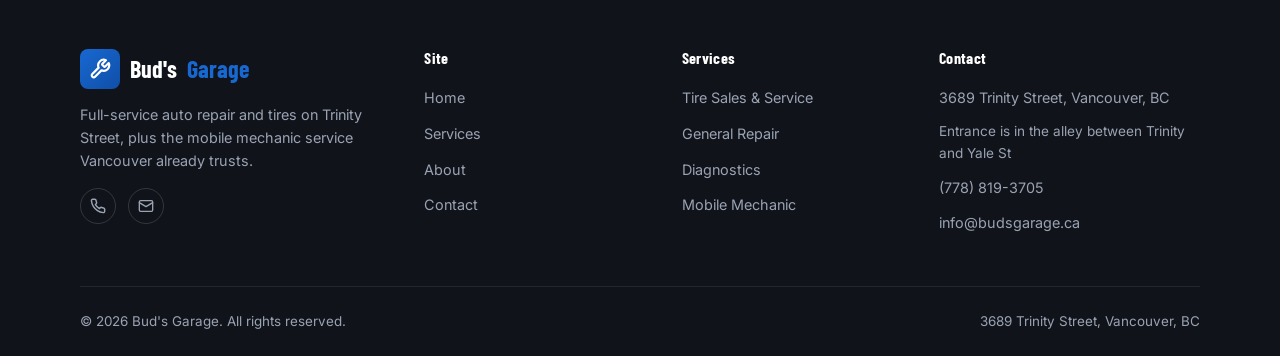
<file: contact.html>
<!DOCTYPE html>
<html lang="en">
<head>
<meta charset="UTF-8">
<meta name="viewport" content="width=device-width, initial-scale=1.0">
<title>Contact Us | Bud's Garage</title>
<meta name="description" content="Contact Bud's Garage at 3689 Trinity Street, Vancouver. Call (778) 819-3705 or email info@budsgarage.ca to book shop or mobile mechanic service.">
<link rel="canonical" href="https://budsgarage.ca/contact.html">
<meta name="theme-color" content="#10131a">

<meta property="og:type" content="website">
<meta property="og:site_name" content="Bud's Garage">
<meta property="og:title" content="Contact Us | Bud's Garage">
<meta property="og:description" content="Contact Bud's Garage at 3689 Trinity Street, Vancouver. Call (778) 819-3705 or book shop or mobile mechanic service.">
<meta property="og:url" content="https://budsgarage.ca/contact.html">
<meta property="og:image" content="https://budsgarage.ca/assets/og-image.png">
<meta property="og:image:width" content="1200">
<meta property="og:image:height" content="630">
<meta property="og:locale" content="en_CA">

<meta name="twitter:card" content="summary_large_image">
<meta name="twitter:title" content="Contact Us | Bud's Garage">
<meta name="twitter:description" content="Contact Bud's Garage at 3689 Trinity Street, Vancouver. Call (778) 819-3705 or book shop or mobile mechanic service.">
<meta name="twitter:image" content="https://budsgarage.ca/assets/og-image.png">

<link rel="icon" href="assets/favicon.svg" type="image/svg+xml">
<link rel="preconnect" href="https://fonts.googleapis.com">
<link rel="preconnect" href="https://fonts.gstatic.com" crossorigin>
<link href="https://fonts.googleapis.com/css2?family=Barlow+Condensed:wght@600;700&family=Inter:wght@400;500;600;700;800&display=swap" rel="stylesheet">
<link rel="stylesheet" href="css/style.css">
<script type="application/ld+json">
{
  "@context": "https://schema.org",
  "@type": "AutoRepair",
  "name": "Bud's Garage",
  "image": "https://budsgarage.ca/assets/og-image.png",
  "url": "https://budsgarage.ca/",
  "telephone": "+17788193705",
  "email": "info@budsgarage.ca",
  "priceRange": "$$",
  "address": {
    "@type": "PostalAddress",
    "streetAddress": "3689 Trinity Street",
    "addressLocality": "Vancouver",
    "addressRegion": "BC",
    "addressCountry": "CA"
  },
  "openingHoursSpecification": [
    {
      "@type": "OpeningHoursSpecification",
      "dayOfWeek": ["Monday", "Tuesday", "Wednesday", "Thursday", "Friday", "Saturday", "Sunday"],
      "opens": "10:00",
      "closes": "18:00"
    }
  ]
}
</script>
</head>
<body>

<header class="site-header">
  <div class="container header-inner">
    <a href="index.html" class="brand">
      <span class="logo-mark">
        <svg width="22" height="22" viewBox="0 0 24 24" fill="none" stroke="currentColor" stroke-width="2.4" stroke-linecap="round" stroke-linejoin="round"><path d="M14.7 6.3a1 1 0 0 0 0 1.4l1.6 1.6a1 1 0 0 0 1.4 0l3.77-3.77a6 6 0 0 1-7.94 7.94l-6.91 6.91a2.12 2.12 0 0 1-3-3l6.91-6.91a6 6 0 0 1 7.94-7.94l-3.76 3.76z"/></svg>
      </span>
      Bud's <span>Garage</span>
    </a>
    <nav class="main-nav" id="main-nav">
      <a href="index.html">Home</a>
      <a href="services.html">Services</a>
      <a href="about.html">About</a>
      <a href="contact.html" class="active">Contact</a>
    </nav>
    <div class="header-cta">
      <a href="tel:+17788193705" class="header-phone">
        <svg class="icon" width="18" height="18" viewBox="0 0 24 24" fill="none" stroke="currentColor" stroke-width="2.2" stroke-linecap="round" stroke-linejoin="round"><path d="M22 16.92v3a2 2 0 0 1-2.18 2 19.79 19.79 0 0 1-8.63-3.07 19.5 19.5 0 0 1-6-6 19.79 19.79 0 0 1-3.07-8.67A2 2 0 0 1 4.11 2h3a2 2 0 0 1 2 1.72c.127.96.362 1.903.7 2.81a2 2 0 0 1-.45 2.11L8.09 9.91a16 16 0 0 0 6 6l1.27-1.27a2 2 0 0 1 2.11-.45c.907.338 1.85.573 2.81.7A2 2 0 0 1 22 16.92z"/></svg>
        <span class="label">(778) 819-3705</span>
      </a>
      <a href="contact.html#book" class="btn btn-primary">Book Now</a>
      <button class="nav-toggle" id="nav-toggle" aria-label="Toggle navigation">&#9776;</button>
    </div>
  </div>
</header>

<section class="page-hero">
  <div class="container">
    <div class="breadcrumb"><a href="index.html">Home</a> / Contact</div>
    <span class="eyebrow">Get In Touch</span>
    <h1>Visit the Shop or Book Mobile Service</h1>
    <p>We're on Trinity Street in Vancouver, and our mobile team is still on the road. Reach out any way that's easiest for you.</p>
  </div>
</section>

<section class="section">
  <div class="container contact-grid">

    <div>
      <div class="contact-info-card">
        <h3>Contact Information</h3>
        <div class="info-row">
          <div class="icon-wrap">
            <svg width="20" height="20" viewBox="0 0 24 24" fill="none" stroke="currentColor" stroke-width="2" stroke-linecap="round" stroke-linejoin="round"><path d="M21 10c0 7-9 13-9 13s-9-6-9-13a9 9 0 0 1 18 0z"/><circle cx="12" cy="10" r="3"/></svg>
          </div>
          <div>
            <strong>Address</strong>
            <a href="https://maps.app.goo.gl/8T1ZGSy6QRMyx3216" target="_blank" rel="noopener">3689 Trinity Street, Vancouver, BC</a>
          </div>
        </div>

        <div class="entrance-notice">
          <svg width="20" height="20" viewBox="0 0 24 24" fill="none" stroke="currentColor" stroke-width="2" stroke-linecap="round" stroke-linejoin="round"><path d="M12 22s8-4 8-10V5l-8-3-8 3v7c0 6 8 10 8 10z"/></svg>
          <span><strong>Please note:</strong> our shop entrance is in the alley between Trinity and Yale Street, not on Trinity Street itself.</span>
        </div>
        <div class="info-row">
          <div class="icon-wrap">
            <svg width="20" height="20" viewBox="0 0 24 24" fill="none" stroke="currentColor" stroke-width="2" stroke-linecap="round" stroke-linejoin="round"><path d="M22 16.92v3a2 2 0 0 1-2.18 2 19.79 19.79 0 0 1-8.63-3.07 19.5 19.5 0 0 1-6-6 19.79 19.79 0 0 1-3.07-8.67A2 2 0 0 1 4.11 2h3a2 2 0 0 1 2 1.72c.127.96.362 1.903.7 2.81a2 2 0 0 1-.45 2.11L8.09 9.91a16 16 0 0 0 6 6l1.27-1.27a2 2 0 0 1 2.11-.45c.907.338 1.85.573 2.81.7A2 2 0 0 1 22 16.92z"/></svg>
          </div>
          <div>
            <strong>Phone</strong>
            <a href="tel:+17788193705">(778) 819-3705</a>
          </div>
        </div>
        <div class="info-row">
          <div class="icon-wrap">
            <svg width="20" height="20" viewBox="0 0 24 24" fill="none" stroke="currentColor" stroke-width="2" stroke-linecap="round" stroke-linejoin="round"><rect x="2" y="4" width="20" height="16" rx="2"/><path d="m22 7-10 6L2 7"/></svg>
          </div>
          <div>
            <strong>Email</strong>
            <a href="mailto:info@budsgarage.ca">info@budsgarage.ca</a>
          </div>
        </div>
        <div class="info-row">
          <div class="icon-wrap">
            <svg width="20" height="20" viewBox="0 0 24 24" fill="none" stroke="currentColor" stroke-width="2" stroke-linecap="round" stroke-linejoin="round"><rect x="1" y="6" width="15" height="12" rx="2"/><path d="M16 10h3l3 3v3h-6z"/><circle cx="6" cy="18.5" r="1.5"/><circle cx="17.5" cy="18.5" r="1.5"/></svg>
          </div>
          <div>
            <strong>Mobile Service</strong>
            <span>Garage Mobile is available across Vancouver, 24/7</span>
          </div>
        </div>

        <div class="map-embed">
          <iframe
            src="https://www.google.com/maps/embed?pb=!1m18!1m12!1m3!1d2602.273596892896!2d-123.02577259586911!3d49.290160123106766!2m3!1f0!2f0!3f0!3m2!1i1024!2i768!4f13.1!3m3!1m2!1s0x5486718ff23e6809%3A0xde19eba61289f4ea!2sBud's%20Garage%20%7C%20Auto%20Repair%20%26%20Tire%20Shop!5e0!3m2!1sen!2sca!4v1791261985551!5m2!1sen!2sca"
            loading="lazy"
            referrerpolicy="strict-origin-when-cross-origin"
            allowfullscreen
            title="Bud's Garage location on Trinity Street, Vancouver">
          </iframe>
        </div>
      </div>

      <div class="contact-info-card">
        <h3>Hours</h3>
        <table class="hours-table">
          <tr><td>Shop (Monday – Sunday)</td><td>10:00 AM – 6:00 PM</td></tr>
          <tr><td>Garage Mobile</td><td>24/7</td></tr>
        </table>
      </div>
    </div>

    <div id="book">
      <div class="form-card">
        <h3 style="margin-bottom:6px;">Book an Appointment</h3>
        <p style="color:var(--text-dim); font-size:0.92rem; margin-bottom:24px;">Pick a time that works for you, shop or Garage Mobile, and we'll confirm the details.</p>

        <div id="ari-booking-container" style="width:100%;max-width:964px;margin:0 auto;">
          <iframe
            id="ari-booking"
            src="https://portal.ari.app/b/QW1ZamKMgTfuD0wZxeUeWxwg8Tt2?version=v.16.3.21&embed=true"
            style="width:100%;border:none;border-radius:8px;min-height:500px;"
            allow="microphone"
            loading="lazy"
            title="Book an Appointment">
          </iframe>
        </div>

        <p class="form-note">Prefer to talk it through first? Call us at <a href="tel:+17788193705" style="color:inherit; text-decoration:underline;">(778) 819-3705</a> or email <a href="mailto:info@budsgarage.ca" style="color:inherit; text-decoration:underline;">info@budsgarage.ca</a>.</p>
      </div>
    </div>

  </div>
</section>

<footer class="site-footer" id="site-footer-include"></footer>

<div class="sticky-call">
  <a href="tel:+17788193705" style="color:inherit;display:flex;align-items:center;gap:8px;">
    <svg width="18" height="18" viewBox="0 0 24 24" fill="none" stroke="currentColor" stroke-width="2.2" stroke-linecap="round" stroke-linejoin="round"><path d="M22 16.92v3a2 2 0 0 1-2.18 2 19.79 19.79 0 0 1-8.63-3.07 19.5 19.5 0 0 1-6-6 19.79 19.79 0 0 1-3.07-8.67A2 2 0 0 1 4.11 2h3a2 2 0 0 1 2 1.72c.127.96.362 1.903.7 2.81a2 2 0 0 1-.45 2.11L8.09 9.91a16 16 0 0 0 6 6l1.27-1.27a2 2 0 0 1 2.11-.45c.907.338 1.85.573 2.81.7A2 2 0 0 1 22 16.92z"/></svg>
    Call Bud's Garage Now
  </a>
</div>

<script src="js/main.js"></script>
</body>
</html>
</file>
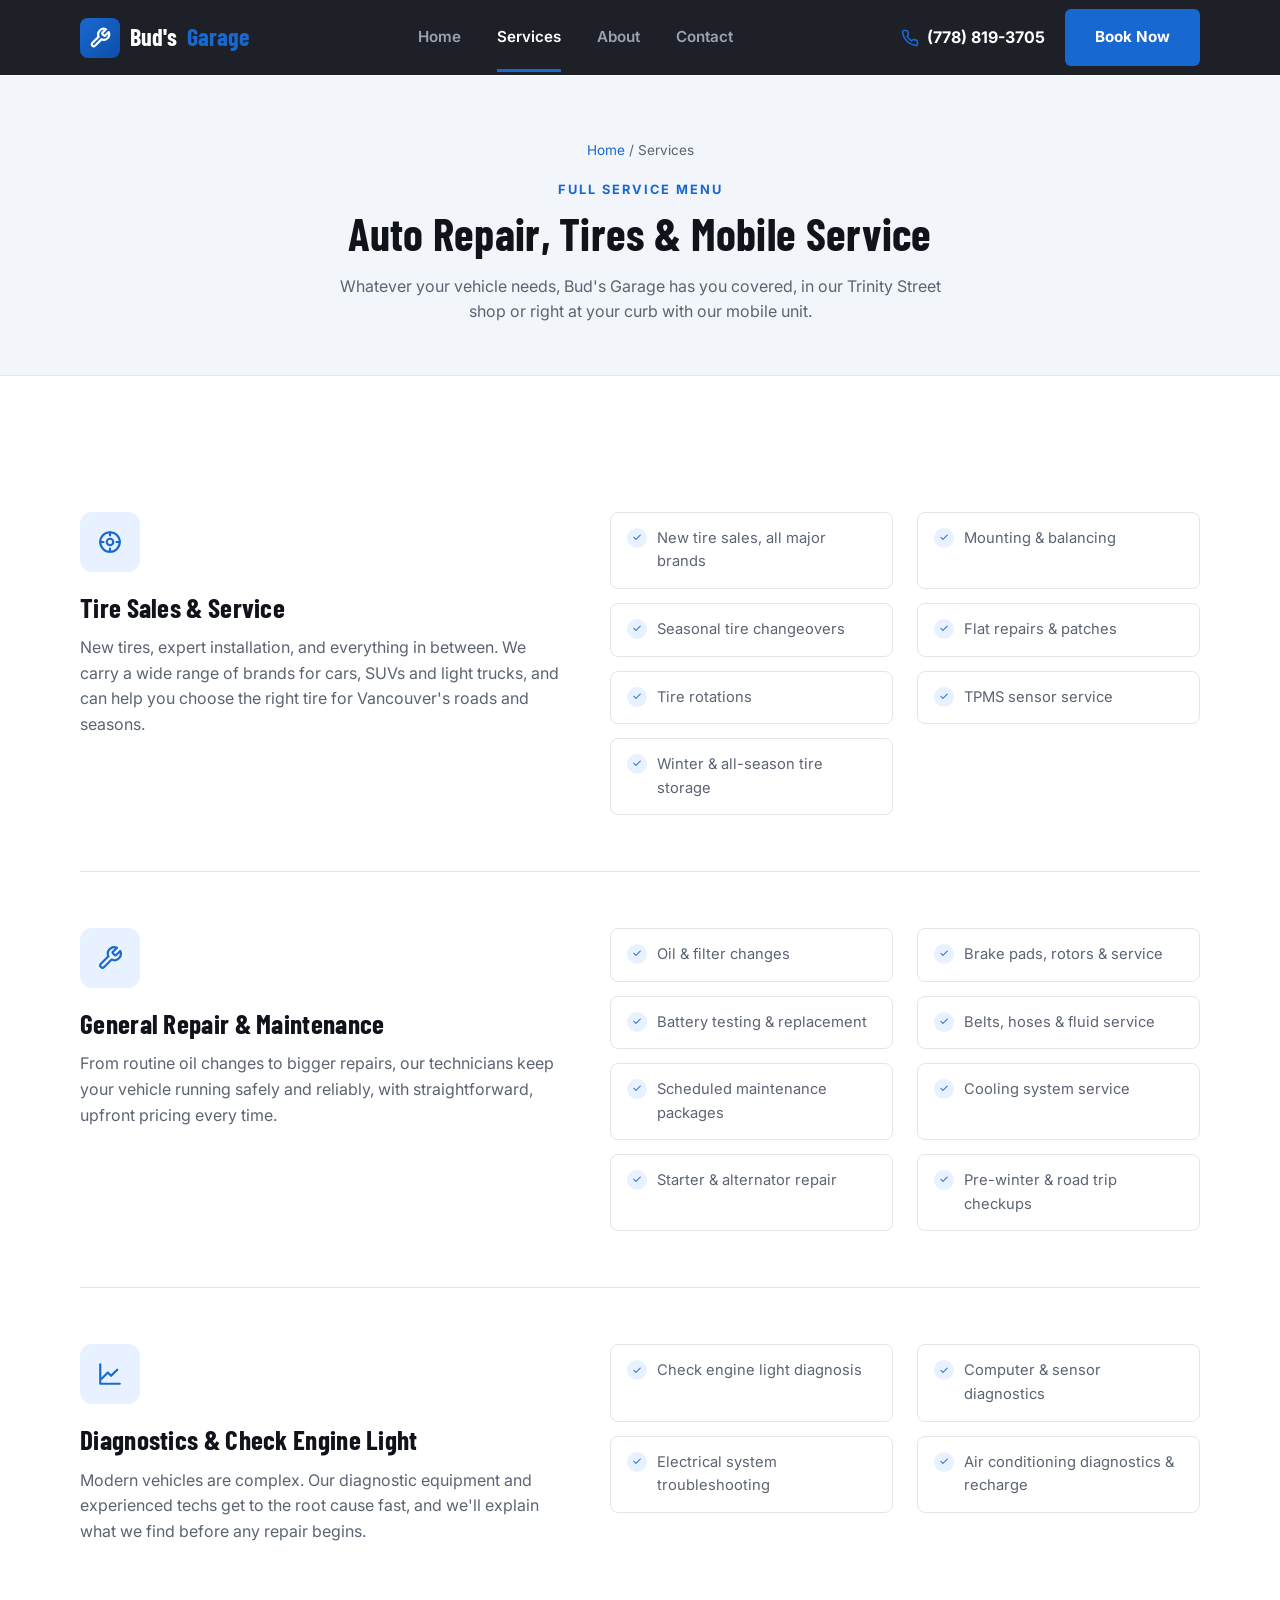
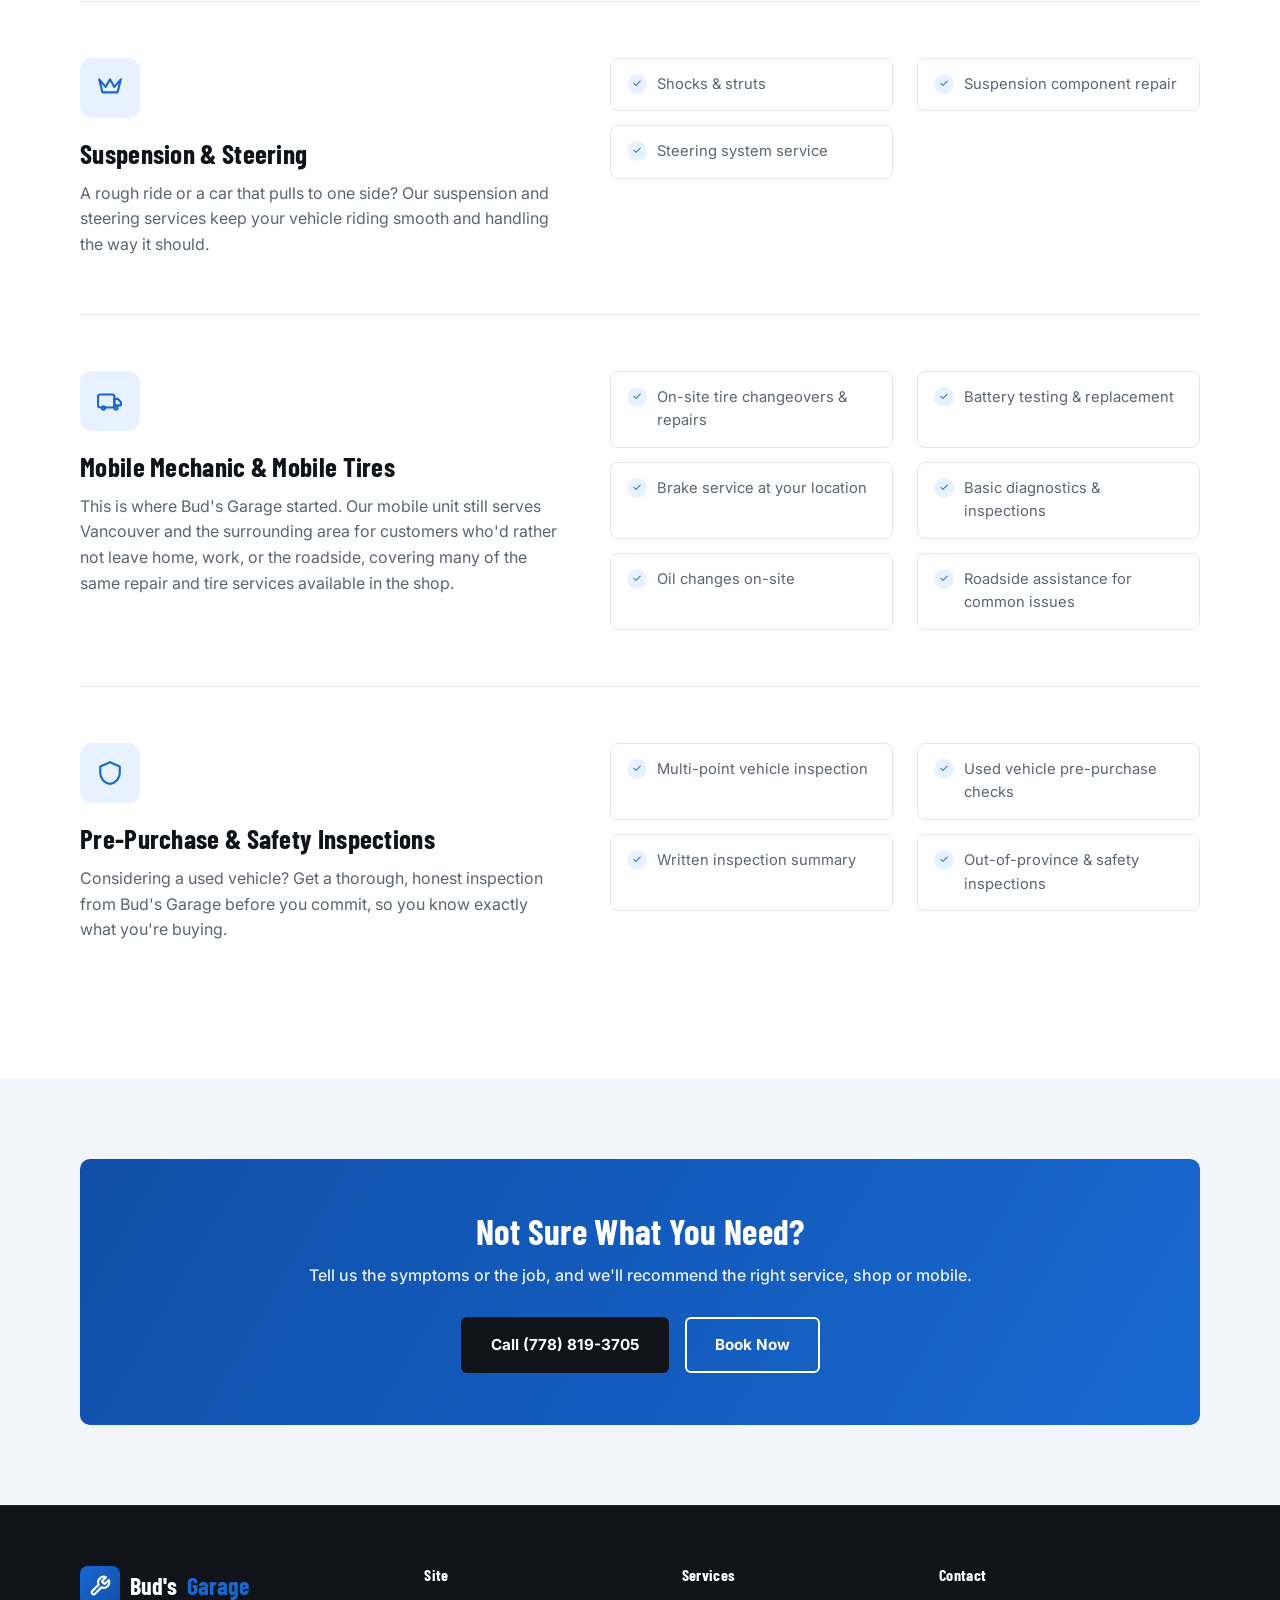
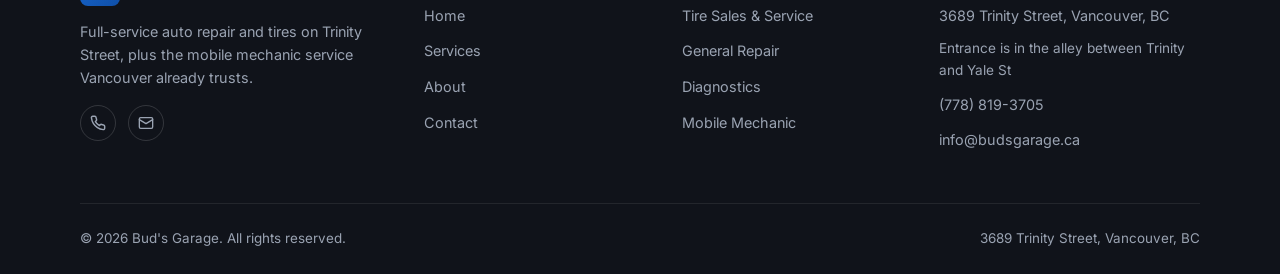
<file: services.html>
<!DOCTYPE html>
<html lang="en">
<head>
<meta charset="UTF-8">
<meta name="viewport" content="width=device-width, initial-scale=1.0">
<title>Services | Bud's Garage</title>
<meta name="description" content="Full-service auto repair, tire sales and mobile mechanic services from Bud's Garage in Vancouver. Oil changes, brakes, diagnostics, tires and more.">
<link rel="canonical" href="https://budsgarage.ca/services.html">
<meta name="theme-color" content="#10131a">

<meta property="og:type" content="website">
<meta property="og:site_name" content="Bud's Garage">
<meta property="og:title" content="Services | Bud's Garage">
<meta property="og:description" content="Full-service auto repair, tire sales and mobile mechanic services from Bud's Garage in Vancouver.">
<meta property="og:url" content="https://budsgarage.ca/services.html">
<meta property="og:image" content="https://budsgarage.ca/assets/og-image.png">
<meta property="og:image:width" content="1200">
<meta property="og:image:height" content="630">
<meta property="og:locale" content="en_CA">

<meta name="twitter:card" content="summary_large_image">
<meta name="twitter:title" content="Services | Bud's Garage">
<meta name="twitter:description" content="Full-service auto repair, tire sales and mobile mechanic services from Bud's Garage in Vancouver.">
<meta name="twitter:image" content="https://budsgarage.ca/assets/og-image.png">

<link rel="icon" href="assets/favicon.svg" type="image/svg+xml">
<link rel="preconnect" href="https://fonts.googleapis.com">
<link rel="preconnect" href="https://fonts.gstatic.com" crossorigin>
<link href="https://fonts.googleapis.com/css2?family=Barlow+Condensed:wght@600;700&family=Inter:wght@400;500;600;700;800&display=swap" rel="stylesheet">
<link rel="stylesheet" href="css/style.css">
<script type="application/ld+json">
{
  "@context": "https://schema.org",
  "@type": "AutoRepair",
  "name": "Bud's Garage",
  "image": "https://budsgarage.ca/assets/og-image.png",
  "url": "https://budsgarage.ca/",
  "telephone": "+17788193705",
  "email": "info@budsgarage.ca",
  "priceRange": "$$",
  "address": {
    "@type": "PostalAddress",
    "streetAddress": "3689 Trinity Street",
    "addressLocality": "Vancouver",
    "addressRegion": "BC",
    "addressCountry": "CA"
  },
  "openingHoursSpecification": [
    {
      "@type": "OpeningHoursSpecification",
      "dayOfWeek": ["Monday", "Tuesday", "Wednesday", "Thursday", "Friday", "Saturday", "Sunday"],
      "opens": "10:00",
      "closes": "18:00"
    }
  ]
}
</script>
</head>
<body>

<header class="site-header">
  <div class="container header-inner">
    <a href="index.html" class="brand">
      <span class="logo-mark">
        <svg width="22" height="22" viewBox="0 0 24 24" fill="none" stroke="currentColor" stroke-width="2.4" stroke-linecap="round" stroke-linejoin="round"><path d="M14.7 6.3a1 1 0 0 0 0 1.4l1.6 1.6a1 1 0 0 0 1.4 0l3.77-3.77a6 6 0 0 1-7.94 7.94l-6.91 6.91a2.12 2.12 0 0 1-3-3l6.91-6.91a6 6 0 0 1 7.94-7.94l-3.76 3.76z"/></svg>
      </span>
      Bud's <span>Garage</span>
    </a>
    <nav class="main-nav" id="main-nav">
      <a href="index.html">Home</a>
      <a href="services.html" class="active">Services</a>
      <a href="about.html">About</a>
      <a href="contact.html">Contact</a>
    </nav>
    <div class="header-cta">
      <a href="tel:+17788193705" class="header-phone">
        <svg class="icon" width="18" height="18" viewBox="0 0 24 24" fill="none" stroke="currentColor" stroke-width="2.2" stroke-linecap="round" stroke-linejoin="round"><path d="M22 16.92v3a2 2 0 0 1-2.18 2 19.79 19.79 0 0 1-8.63-3.07 19.5 19.5 0 0 1-6-6 19.79 19.79 0 0 1-3.07-8.67A2 2 0 0 1 4.11 2h3a2 2 0 0 1 2 1.72c.127.96.362 1.903.7 2.81a2 2 0 0 1-.45 2.11L8.09 9.91a16 16 0 0 0 6 6l1.27-1.27a2 2 0 0 1 2.11-.45c.907.338 1.85.573 2.81.7A2 2 0 0 1 22 16.92z"/></svg>
        <span class="label">(778) 819-3705</span>
      </a>
      <a href="contact.html#book" class="btn btn-primary">Book Now</a>
      <button class="nav-toggle" id="nav-toggle" aria-label="Toggle navigation">&#9776;</button>
    </div>
  </div>
</header>

<section class="page-hero">
  <div class="container">
    <div class="breadcrumb"><a href="index.html">Home</a> / Services</div>
    <span class="eyebrow">Full Service Menu</span>
    <h1>Auto Repair, Tires &amp; Mobile Service</h1>
    <p>Whatever your vehicle needs, Bud's Garage has you covered, in our Trinity Street shop or right at your curb with our mobile unit.</p>
  </div>
</section>

<section class="section">
  <div class="container">

    <div class="service-block">
      <div>
        <div class="icon-wrap">
          <svg width="26" height="26" viewBox="0 0 24 24" fill="none" stroke="currentColor" stroke-width="2" stroke-linecap="round" stroke-linejoin="round"><circle cx="12" cy="12" r="9"/><circle cx="12" cy="12" r="3"/><path d="M12 3v3M12 18v3M3 12h3M18 12h3"/></svg>
        </div>
        <h2>Tire Sales &amp; Service</h2>
        <p>New tires, expert installation, and everything in between. We carry a wide range of brands for cars, SUVs and light trucks, and can help you choose the right tire for Vancouver's roads and seasons.</p>
      </div>
      <ul class="service-list">
        <li><span class="check">&#10003;</span> New tire sales, all major brands</li>
        <li><span class="check">&#10003;</span> Mounting &amp; balancing</li>
        <li><span class="check">&#10003;</span> Seasonal tire changeovers</li>
        <li><span class="check">&#10003;</span> Flat repairs &amp; patches</li>
        <li><span class="check">&#10003;</span> Tire rotations</li>
        <li><span class="check">&#10003;</span> TPMS sensor service</li>
        <li><span class="check">&#10003;</span> Winter &amp; all-season tire storage</li>
      </ul>
    </div>

    <div class="service-block">
      <div>
        <div class="icon-wrap">
          <svg width="26" height="26" viewBox="0 0 24 24" fill="none" stroke="currentColor" stroke-width="2" stroke-linecap="round" stroke-linejoin="round"><path d="M14.7 6.3a1 1 0 0 0 0 1.4l1.6 1.6a1 1 0 0 0 1.4 0l3.77-3.77a6 6 0 0 1-7.94 7.94l-6.91 6.91a2.12 2.12 0 0 1-3-3l6.91-6.91a6 6 0 0 1 7.94-7.94l-3.76 3.76z"/></svg>
        </div>
        <h2>General Repair &amp; Maintenance</h2>
        <p>From routine oil changes to bigger repairs, our technicians keep your vehicle running safely and reliably, with straightforward, upfront pricing every time.</p>
      </div>
      <ul class="service-list">
        <li><span class="check">&#10003;</span> Oil &amp; filter changes</li>
        <li><span class="check">&#10003;</span> Brake pads, rotors &amp; service</li>
        <li><span class="check">&#10003;</span> Battery testing &amp; replacement</li>
        <li><span class="check">&#10003;</span> Belts, hoses &amp; fluid service</li>
        <li><span class="check">&#10003;</span> Scheduled maintenance packages</li>
        <li><span class="check">&#10003;</span> Cooling system service</li>
        <li><span class="check">&#10003;</span> Starter &amp; alternator repair</li>
        <li><span class="check">&#10003;</span> Pre-winter &amp; road trip checkups</li>
      </ul>
    </div>

    <div class="service-block">
      <div>
        <div class="icon-wrap">
          <svg width="26" height="26" viewBox="0 0 24 24" fill="none" stroke="currentColor" stroke-width="2" stroke-linecap="round" stroke-linejoin="round"><path d="M3 3v18h18"/><path d="M18.7 8 13 13.7l-3-3L4.3 16.4"/></svg>
        </div>
        <h2>Diagnostics &amp; Check Engine Light</h2>
        <p>Modern vehicles are complex. Our diagnostic equipment and experienced techs get to the root cause fast, and we'll explain what we find before any repair begins.</p>
      </div>
      <ul class="service-list">
        <li><span class="check">&#10003;</span> Check engine light diagnosis</li>
        <li><span class="check">&#10003;</span> Computer &amp; sensor diagnostics</li>
        <li><span class="check">&#10003;</span> Electrical system troubleshooting</li>
        <li><span class="check">&#10003;</span> Air conditioning diagnostics &amp; recharge</li>
      </ul>
    </div>

    <div class="service-block">
      <div>
        <div class="icon-wrap">
          <svg width="26" height="26" viewBox="0 0 24 24" fill="none" stroke="currentColor" stroke-width="2" stroke-linecap="round" stroke-linejoin="round"><path d="m2 4 3 12h14l3-12-6 7-4-7-4 7-6-7z"/></svg>
        </div>
        <h2>Suspension &amp; Steering</h2>
        <p>A rough ride or a car that pulls to one side? Our suspension and steering services keep your vehicle riding smooth and handling the way it should.</p>
      </div>
      <ul class="service-list">
        <li><span class="check">&#10003;</span> Shocks &amp; struts</li>
        <li><span class="check">&#10003;</span> Suspension component repair</li>
        <li><span class="check">&#10003;</span> Steering system service</li>
      </ul>
    </div>

    <div class="service-block">
      <div>
        <div class="icon-wrap">
          <svg width="26" height="26" viewBox="0 0 24 24" fill="none" stroke="currentColor" stroke-width="2" stroke-linecap="round" stroke-linejoin="round"><rect x="1" y="6" width="15" height="12" rx="2"/><path d="M16 10h3l3 3v3h-6z"/><circle cx="6" cy="18.5" r="1.5"/><circle cx="17.5" cy="18.5" r="1.5"/></svg>
        </div>
        <h2>Mobile Mechanic &amp; Mobile Tires</h2>
        <p>This is where Bud's Garage started. Our mobile unit still serves Vancouver and the surrounding area for customers who'd rather not leave home, work, or the roadside, covering many of the same repair and tire services available in the shop.</p>
      </div>
      <ul class="service-list">
        <li><span class="check">&#10003;</span> On-site tire changeovers &amp; repairs</li>
        <li><span class="check">&#10003;</span> Battery testing &amp; replacement</li>
        <li><span class="check">&#10003;</span> Brake service at your location</li>
        <li><span class="check">&#10003;</span> Basic diagnostics &amp; inspections</li>
        <li><span class="check">&#10003;</span> Oil changes on-site</li>
        <li><span class="check">&#10003;</span> Roadside assistance for common issues</li>
      </ul>
    </div>

    <div class="service-block">
      <div>
        <div class="icon-wrap">
          <svg width="26" height="26" viewBox="0 0 24 24" fill="none" stroke="currentColor" stroke-width="2" stroke-linecap="round" stroke-linejoin="round"><path d="M12 2 3 6v6c0 5 3.8 9.3 9 10 5.2-.7 9-5 9-10V6l-9-4z"/></svg>
        </div>
        <h2>Pre-Purchase &amp; Safety Inspections</h2>
        <p>Considering a used vehicle? Get a thorough, honest inspection from Bud's Garage before you commit, so you know exactly what you're buying.</p>
      </div>
      <ul class="service-list">
        <li><span class="check">&#10003;</span> Multi-point vehicle inspection</li>
        <li><span class="check">&#10003;</span> Used vehicle pre-purchase checks</li>
        <li><span class="check">&#10003;</span> Written inspection summary</li>
        <li><span class="check">&#10003;</span> Out-of-province &amp; safety inspections</li>
      </ul>
    </div>

  </div>
</section>

<section class="section section-alt">
  <div class="container">
    <div class="cta-band">
      <h2>Not Sure What You Need?</h2>
      <p>Tell us the symptoms or the job, and we'll recommend the right service, shop or mobile.</p>
      <div class="cta-actions">
        <a href="tel:+17788193705" class="btn btn-primary">Call (778) 819-3705</a>
        <a href="contact.html#book" class="btn btn-outline">Book Now</a>
      </div>
    </div>
  </div>
</section>

<footer class="site-footer" id="site-footer-include"></footer>

<div class="sticky-call">
  <a href="tel:+17788193705" style="color:inherit;display:flex;align-items:center;gap:8px;">
    <svg width="18" height="18" viewBox="0 0 24 24" fill="none" stroke="currentColor" stroke-width="2.2" stroke-linecap="round" stroke-linejoin="round"><path d="M22 16.92v3a2 2 0 0 1-2.18 2 19.79 19.79 0 0 1-8.63-3.07 19.5 19.5 0 0 1-6-6 19.79 19.79 0 0 1-3.07-8.67A2 2 0 0 1 4.11 2h3a2 2 0 0 1 2 1.72c.127.96.362 1.903.7 2.81a2 2 0 0 1-.45 2.11L8.09 9.91a16 16 0 0 0 6 6l1.27-1.27a2 2 0 0 1 2.11-.45c.907.338 1.85.573 2.81.7A2 2 0 0 1 22 16.92z"/></svg>
    Call Bud's Garage Now
  </a>
</div>

<script src="js/main.js"></script>
</body>
</html>
</file>
<file: css/style.css>
/* ===========================
   Bud's Garage — Stylesheet
   =========================== */

:root {
  --bg: #ffffff;
  --bg-alt: #f2f5f9;
  --card: #ffffff;
  --border: #e2e6ec;
  --text: #10131a;
  --text-dim: #5b6472;
  --accent: #1868d1;
  --accent-dark: #0f4fa8;
  --accent-tint: #e8f1ff;
  --dark: #10131a;
  --dark-alt: #181d29;
  --on-dark: #ffffff;
  --on-dark-dim: #9aa3b2;
  --stars: #f5b400;
  --radius: 10px;
  --shadow: 0 10px 30px rgba(16, 19, 26, 0.08);
  --max-width: 1160px;
  --header-height: 76px;
}

* {
  box-sizing: border-box;
  margin: 0;
  padding: 0;
}

html {
  scroll-behavior: smooth;
}

body {
  background: var(--bg);
  color: var(--text);
  font-family: "Inter", -apple-system, BlinkMacSystemFont, "Segoe UI", Roboto, Helvetica, Arial, sans-serif;
  line-height: 1.6;
  -webkit-font-smoothing: antialiased;
}

img {
  max-width: 100%;
  display: block;
}

a {
  color: inherit;
  text-decoration: none;
}

ul {
  list-style: none;
}

h1, h2, h3, h4 {
  font-family: "Barlow Condensed", "Inter", sans-serif;
  font-weight: 700;
  letter-spacing: 0.3px;
  line-height: 1.15;
}

.container {
  width: 100%;
  max-width: var(--max-width);
  margin: 0 auto;
  padding: 0 20px;
}

.section {
  padding: 80px 0;
}

.section-alt {
  background: var(--bg-alt);
}

.section-head {
  text-align: center;
  max-width: 640px;
  margin: 0 auto 48px;
}

.eyebrow {
  display: inline-block;
  color: var(--accent);
  font-weight: 700;
  text-transform: uppercase;
  letter-spacing: 2px;
  font-size: 0.8rem;
  margin-bottom: 10px;
}

.section-head h2 {
  font-size: clamp(1.8rem, 3.5vw, 2.6rem);
  margin-bottom: 12px;
}

.section-head p {
  color: var(--text-dim);
}

/* ---------- Buttons ---------- */

.btn {
  display: inline-flex;
  align-items: center;
  justify-content: center;
  gap: 8px;
  padding: 14px 28px;
  border-radius: 6px;
  font-weight: 700;
  font-size: 0.95rem;
  cursor: pointer;
  border: 2px solid transparent;
  transition: transform 0.15s ease, background 0.2s ease, border-color 0.2s ease, color 0.2s ease;
  white-space: nowrap;
}

.btn:hover {
  transform: translateY(-2px);
}

.btn-primary {
  background: var(--accent);
  color: #fff;
}

.btn-primary:hover {
  background: var(--accent-dark);
}

.btn-outline {
  border-color: var(--accent);
  color: var(--accent);
}

.btn-outline:hover {
  background: var(--accent);
  color: #fff;
}

.btn-block {
  width: 100%;
}

/* ---------- Header ---------- */

.site-header {
  position: sticky;
  top: 0;
  z-index: 100;
  height: var(--header-height);
  display: flex;
  align-items: center;
  border-bottom: 1px solid rgba(255, 255, 255, 0.08);
}

.site-header::before {
  content: "";
  position: absolute;
  inset: 0;
  z-index: -1;
  background: rgba(16, 19, 26, 0.94);
  backdrop-filter: blur(8px);
}

.header-inner {
  display: flex;
  align-items: center;
  justify-content: space-between;
  width: 100%;
}

.brand {
  display: flex;
  align-items: center;
  gap: 10px;
  font-family: "Barlow Condensed", sans-serif;
  font-size: 1.5rem;
  font-weight: 700;
  color: var(--on-dark);
}

.brand .logo-mark {
  width: 40px;
  height: 40px;
  border-radius: 8px;
  background: linear-gradient(135deg, var(--accent), var(--accent-dark));
  display: flex;
  align-items: center;
  justify-content: center;
  color: #fff;
  font-size: 1.3rem;
  flex-shrink: 0;
}

.brand span {
  color: var(--accent);
}

.main-nav {
  display: flex;
  align-items: center;
  gap: 36px;
}

.main-nav a {
  font-weight: 600;
  font-size: 0.95rem;
  color: var(--on-dark-dim);
  transition: color 0.2s ease;
  position: relative;
}

.main-nav a:hover,
.main-nav a.active {
  color: var(--on-dark);
}

.main-nav a.active::after {
  content: "";
  position: absolute;
  left: 0;
  right: 0;
  bottom: -22px;
  height: 3px;
  background: var(--accent);
}

.header-cta {
  display: flex;
  align-items: center;
  gap: 20px;
}

.header-phone {
  display: flex;
  align-items: center;
  gap: 8px;
  font-weight: 700;
  color: var(--on-dark);
}

.header-phone .icon {
  color: var(--accent);
}

.nav-toggle {
  display: none;
  background: none;
  border: none;
  color: var(--on-dark);
  font-size: 1.6rem;
  cursor: pointer;
}

/* ---------- Hero ---------- */

.hero {
  position: relative;
  padding: 110px 0 90px;
  background: linear-gradient(180deg, #eef4ff 0%, #ffffff 70%);
  overflow: hidden;
  border-bottom: 1px solid var(--border);
}

.hero-inner {
  display: grid;
  grid-template-columns: 1.1fr 0.9fr;
  gap: 48px;
  align-items: center;
}

.hero-badge {
  display: inline-flex;
  align-items: center;
  gap: 8px;
  background: var(--accent-tint);
  color: var(--accent-dark);
  border: 1px solid rgba(24, 104, 209, 0.25);
  padding: 8px 16px;
  border-radius: 999px;
  font-size: 0.85rem;
  font-weight: 600;
  margin-bottom: 22px;
}

.hero-note {
  display: flex;
  align-items: center;
  gap: 6px;
  color: var(--text-dim);
  font-size: 0.85rem;
  margin-top: -12px;
  margin-bottom: 22px;
}

.hero-note svg {
  flex-shrink: 0;
  color: var(--accent);
}

.hero h1 {
  font-size: clamp(2.4rem, 5vw, 3.6rem);
  margin-bottom: 20px;
}

.hero h1 span {
  color: var(--accent);
}

.hero p {
  color: var(--text-dim);
  font-size: 1.1rem;
  max-width: 520px;
  margin-bottom: 32px;
}

.hero-actions {
  display: flex;
  gap: 16px;
  flex-wrap: wrap;
  margin-bottom: 40px;
}

.hero-stats {
  display: flex;
  gap: 36px;
  flex-wrap: wrap;
}

.hero-stats div strong {
  display: block;
  font-family: "Barlow Condensed", sans-serif;
  font-size: 2rem;
  color: var(--accent);
}

.hero-stats div span {
  color: var(--text-dim);
  font-size: 0.85rem;
}

.hero-visual {
  background: var(--card);
  border: 1px solid var(--border);
  border-radius: var(--radius);
  padding: 32px;
  box-shadow: var(--shadow);
}

.hero-visual h3 {
  font-size: 1.3rem;
  margin-bottom: 6px;
}

.hero-visual p.small {
  color: var(--text-dim);
  font-size: 0.9rem;
  margin-bottom: 20px;
}

.hero-list li {
  display: flex;
  align-items: flex-start;
  gap: 12px;
  padding: 12px 0;
  border-top: 1px solid var(--border);
}

.hero-list li:first-child {
  border-top: none;
}

.hero-list .check {
  flex-shrink: 0;
  width: 22px;
  height: 22px;
  border-radius: 50%;
  background: var(--accent-tint);
  color: var(--accent);
  display: flex;
  align-items: center;
  justify-content: center;
  font-size: 0.75rem;
}

/* ---------- Trust strip ---------- */

.trust-strip {
  background: var(--dark);
  border-bottom: 1px solid rgba(255, 255, 255, 0.08);
  padding: 22px 0;
}

.trust-strip .container {
  display: flex;
  flex-wrap: wrap;
  justify-content: center;
  gap: 14px 40px;
  text-align: center;
}

.trust-strip span {
  color: var(--on-dark-dim);
  font-weight: 600;
  font-size: 0.9rem;
  letter-spacing: 0.5px;
  text-transform: uppercase;
}

.trust-strip strong {
  color: var(--accent);
}

/* ---------- Cards / Grids ---------- */

.grid {
  display: grid;
  gap: 26px;
}

.grid-3 {
  grid-template-columns: repeat(3, 1fr);
}

.grid-2 {
  grid-template-columns: repeat(2, 1fr);
}

.grid-4 {
  grid-template-columns: repeat(4, 1fr);
}

.card {
  background: var(--card);
  border: 1px solid var(--border);
  border-radius: var(--radius);
  padding: 32px 28px;
  box-shadow: 0 2px 10px rgba(16, 19, 26, 0.05);
  transition: transform 0.2s ease, border-color 0.2s ease, box-shadow 0.2s ease;
}

.card:hover {
  transform: translateY(-4px);
  border-color: var(--accent);
  box-shadow: var(--shadow);
}

.card .icon-wrap {
  width: 52px;
  height: 52px;
  border-radius: 10px;
  background: var(--accent-tint);
  color: var(--accent);
  display: flex;
  align-items: center;
  justify-content: center;
  font-size: 1.4rem;
  margin-bottom: 18px;
}

.card h3 {
  font-size: 1.25rem;
  margin-bottom: 10px;
}

.card p {
  color: var(--text-dim);
  font-size: 0.95rem;
}

.card ul {
  margin-top: 14px;
}

.card ul li {
  color: var(--text-dim);
  font-size: 0.9rem;
  padding: 5px 0;
  padding-left: 20px;
  position: relative;
}

.card ul li::before {
  content: "";
  position: absolute;
  left: 0;
  top: 13px;
  width: 8px;
  height: 2px;
  background: var(--accent);
}

.card .card-link {
  display: inline-flex;
  align-items: center;
  gap: 6px;
  margin-top: 18px;
  color: var(--accent);
  font-weight: 700;
  font-size: 0.9rem;
}

/* ---------- Mobile banner (cross-promo) ---------- */

.mobile-banner {
  background: linear-gradient(120deg, var(--dark), var(--dark-alt));
  border: 1px solid rgba(255, 255, 255, 0.08);
  border-radius: var(--radius);
  padding: 44px;
  display: grid;
  grid-template-columns: 1fr auto;
  align-items: center;
  gap: 24px;
}

.mobile-banner h3 {
  font-size: 1.6rem;
  margin-bottom: 10px;
  color: var(--on-dark);
}

.mobile-banner p {
  color: var(--on-dark-dim);
  max-width: 560px;
}

/* ---------- Why us / steps ---------- */

.steps {
  counter-reset: step;
}

.step {
  display: flex;
  gap: 20px;
  padding: 22px 0;
  border-top: 1px solid var(--border);
}

.step:first-child {
  border-top: none;
  padding-top: 0;
}

.step-num {
  counter-increment: step;
  flex-shrink: 0;
  width: 44px;
  height: 44px;
  border-radius: 50%;
  border: 2px solid var(--accent);
  color: var(--accent);
  display: flex;
  align-items: center;
  justify-content: center;
  font-family: "Barlow Condensed", sans-serif;
  font-weight: 700;
  font-size: 1.2rem;
}

.step h4 {
  font-size: 1.1rem;
  margin-bottom: 4px;
}

.step p {
  color: var(--text-dim);
  font-size: 0.92rem;
}

/* ---------- Reviews ---------- */

.reviews-col {
  background: var(--card);
  border: 1px solid var(--border);
  border-radius: var(--radius);
  padding: 30px;
  box-shadow: 0 2px 10px rgba(16, 19, 26, 0.05);
  text-align: center;
}

.reviews-col h3 {
  font-size: 1.25rem;
  margin-bottom: 14px;
}

.stars-badge {
  display: flex;
  align-items: center;
  justify-content: center;
  gap: 10px;
  margin-bottom: 20px;
}

.stars-badge .stars {
  color: var(--stars);
  font-size: 1.2rem;
  letter-spacing: 2px;
}

.stars-badge .rating-label {
  color: var(--text-dim);
  font-size: 0.9rem;
  font-weight: 600;
}

.reviews-widget-slot {
  margin-bottom: 20px;
}

.reviews-widget-slot:empty {
  display: none;
}

/* ---------- CTA band ---------- */

.cta-band {
  background: linear-gradient(120deg, var(--accent-dark), var(--accent));
  border-radius: var(--radius);
  padding: 52px;
  text-align: center;
  color: var(--on-dark);
}

.cta-band h2 {
  font-size: clamp(1.6rem, 3vw, 2.2rem);
  margin-bottom: 12px;
  color: var(--on-dark);
}

.cta-band p {
  margin-bottom: 28px;
  font-weight: 500;
  opacity: 0.9;
}

.cta-band .btn-primary {
  background: var(--dark);
  color: #fff;
}

.cta-band .btn-primary:hover {
  background: #23262c;
}

.cta-actions {
  display: flex;
  gap: 16px;
  justify-content: center;
  flex-wrap: wrap;
}

.cta-band .btn-outline {
  border-color: #fff;
  color: #fff;
}

.cta-band .btn-outline:hover {
  background: #fff;
  color: var(--accent);
}

/* ---------- Page header (interior pages) ---------- */

.page-hero {
  padding: 64px 0 50px;
  background: var(--bg-alt);
  border-bottom: 1px solid var(--border);
  text-align: center;
}

.page-hero .eyebrow {
  margin-bottom: 8px;
}

.page-hero h1 {
  font-size: clamp(2rem, 4vw, 2.8rem);
  margin-bottom: 14px;
}

.page-hero p {
  color: var(--text-dim);
  max-width: 620px;
  margin: 0 auto;
}

.breadcrumb {
  color: var(--text-dim);
  font-size: 0.85rem;
  margin-bottom: 14px;
}

.breadcrumb a {
  color: var(--accent);
}

/* ---------- Services page ---------- */

.service-block {
  display: grid;
  grid-template-columns: 0.9fr 1.1fr;
  gap: 48px;
  align-items: start;
  padding: 56px 0;
  border-top: 1px solid var(--border);
}

.service-block:first-of-type {
  border-top: none;
}

.service-block .icon-wrap {
  width: 60px;
  height: 60px;
  border-radius: 12px;
  background: var(--accent-tint);
  color: var(--accent);
  display: flex;
  align-items: center;
  justify-content: center;
  font-size: 1.6rem;
  margin-bottom: 20px;
}

.service-block h2 {
  font-size: 1.7rem;
  margin-bottom: 12px;
}

.service-block > div:first-child p {
  color: var(--text-dim);
}

.service-list {
  display: grid;
  grid-template-columns: repeat(2, 1fr);
  gap: 14px 24px;
}

.service-list li {
  display: flex;
  align-items: flex-start;
  gap: 10px;
  color: var(--text-dim);
  font-size: 0.92rem;
  padding: 14px 16px;
  background: var(--card);
  border: 1px solid var(--border);
  border-radius: 8px;
}

.service-list .check {
  flex-shrink: 0;
  width: 20px;
  height: 20px;
  border-radius: 50%;
  background: var(--accent-tint);
  color: var(--accent);
  display: flex;
  align-items: center;
  justify-content: center;
  font-size: 0.7rem;
  margin-top: 1px;
}

/* ---------- About page ---------- */

.about-grid {
  display: grid;
  grid-template-columns: 1fr 1fr;
  gap: 48px;
  align-items: center;
}

.about-visual {
  background: var(--card);
  border: 1px solid var(--border);
  border-radius: var(--radius);
  padding: 40px;
  height: 100%;
  box-shadow: 0 2px 10px rgba(16, 19, 26, 0.05);
}

.about-visual .badge-circle {
  width: 90px;
  height: 90px;
  border-radius: 50%;
  background: linear-gradient(135deg, var(--accent), var(--accent-dark));
  color: #fff;
  display: flex;
  align-items: center;
  justify-content: center;
  font-size: 2rem;
  margin-bottom: 20px;
}

.values-grid {
  display: grid;
  grid-template-columns: repeat(2, 1fr);
  gap: 22px;
}

/* ---------- Contact page ---------- */

.entrance-notice {
  display: flex;
  align-items: flex-start;
  gap: 12px;
  background: var(--accent-tint);
  border: 1px solid rgba(24, 104, 209, 0.3);
  border-radius: 8px;
  padding: 14px 16px;
  margin-top: 18px;
  color: var(--accent-dark);
  font-size: 0.9rem;
}

.entrance-notice svg {
  flex-shrink: 0;
  margin-top: 2px;
  color: var(--accent);
}

.contact-grid {
  display: grid;
  grid-template-columns: 1fr 1fr;
  gap: 48px;
  align-items: start;
}

.contact-info-card {
  background: var(--card);
  border: 1px solid var(--border);
  border-radius: var(--radius);
  padding: 32px;
  margin-bottom: 22px;
  box-shadow: 0 2px 10px rgba(16, 19, 26, 0.05);
}

.contact-info-card h3 {
  font-size: 1.2rem;
  margin-bottom: 18px;
}

.info-row {
  display: flex;
  gap: 16px;
  padding: 14px 0;
  border-top: 1px solid var(--border);
}

.info-row:first-of-type {
  border-top: none;
  padding-top: 0;
}

.info-row .icon-wrap {
  width: 42px;
  height: 42px;
  border-radius: 8px;
  background: var(--accent-tint);
  color: var(--accent);
  display: flex;
  align-items: center;
  justify-content: center;
  font-size: 1.1rem;
  flex-shrink: 0;
}

.info-row strong {
  display: block;
  margin-bottom: 3px;
}

.info-row a,
.info-row span {
  color: var(--text-dim);
  font-size: 0.94rem;
}

.info-row a:hover {
  color: var(--accent);
}

.hours-table {
  width: 100%;
  border-collapse: collapse;
}

.hours-table td {
  padding: 8px 0;
  border-top: 1px solid var(--border);
  font-size: 0.92rem;
  color: var(--text-dim);
}

.hours-table tr:first-child td {
  border-top: none;
}

.hours-table td:last-child {
  text-align: right;
  color: var(--text);
  font-weight: 600;
}

.map-embed {
  border-radius: var(--radius);
  overflow: hidden;
  border: 1px solid var(--border);
  margin-top: 22px;
}

.map-embed iframe {
  width: 100%;
  height: 280px;
  border: 0;
  display: block;
}

/* ---------- Form ---------- */

.form-card {
  background: var(--card);
  border: 1px solid var(--border);
  border-radius: var(--radius);
  padding: 36px;
  box-shadow: 0 2px 10px rgba(16, 19, 26, 0.05);
}

.form-note {
  font-size: 0.82rem;
  color: var(--text-dim);
  margin-top: 14px;
}

/* ---------- Footer ---------- */

.site-footer {
  background: var(--dark);
  border-top: 1px solid rgba(255, 255, 255, 0.08);
  padding: 60px 0 24px;
}

.footer-grid {
  display: grid;
  grid-template-columns: 1.4fr 1fr 1fr 1.2fr;
  gap: 40px;
  margin-bottom: 40px;
}

.footer-grid .brand {
  margin-bottom: 14px;
}

.footer-grid p {
  color: var(--on-dark-dim);
  font-size: 0.9rem;
  max-width: 300px;
}

.footer-col h4 {
  font-size: 1rem;
  margin-bottom: 18px;
  color: var(--on-dark);
}

.footer-col ul li {
  margin-bottom: 10px;
}

.footer-col ul li a {
  color: var(--on-dark-dim);
  font-size: 0.9rem;
  transition: color 0.2s ease;
}

.footer-col ul li a:hover {
  color: var(--accent);
}

.footer-bottom {
  border-top: 1px solid rgba(255, 255, 255, 0.08);
  padding-top: 24px;
  display: flex;
  justify-content: space-between;
  flex-wrap: wrap;
  gap: 10px;
  color: var(--on-dark-dim);
  font-size: 0.84rem;
}

.social-row {
  display: flex;
  gap: 12px;
  margin-top: 16px;
}

.social-row a {
  width: 36px;
  height: 36px;
  border-radius: 50%;
  border: 1px solid rgba(255, 255, 255, 0.15);
  display: flex;
  align-items: center;
  justify-content: center;
  color: var(--on-dark-dim);
  transition: all 0.2s ease;
}

.social-row a:hover {
  border-color: var(--accent);
  color: var(--accent);
}

/* ---------- Sticky call button (mobile) ---------- */

.sticky-call {
  display: none;
  position: fixed;
  bottom: 0;
  left: 0;
  right: 0;
  z-index: 200;
  background: var(--dark);
  color: var(--on-dark);
  text-align: center;
  font-weight: 700;
  padding: 14px;
  align-items: center;
  justify-content: center;
  gap: 8px;
}

/* ---------- Responsive ---------- */

@media (max-width: 980px) {
  .hero-inner,
  .about-grid,
  .contact-grid {
    grid-template-columns: 1fr;
  }

  .service-block {
    grid-template-columns: 1fr;
  }

  .grid-3,
  .grid-4 {
    grid-template-columns: repeat(2, 1fr);
  }

  .footer-grid {
    grid-template-columns: 1fr 1fr;
  }

  .mobile-banner {
    grid-template-columns: 1fr;
    text-align: center;
  }

  .mobile-banner .btn {
    justify-self: center;
  }
}

@media (max-width: 720px) {
  .main-nav {
    position: fixed;
    top: var(--header-height);
    left: 0;
    right: 0;
    bottom: 0;
    background: var(--dark);
    flex-direction: column;
    align-items: flex-start;
    padding: 30px 24px;
    gap: 26px;
    transform: translateX(100%);
    transition: transform 0.25s ease;
    overflow-y: auto;
  }

  .main-nav.open {
    transform: translateX(0);
  }

  .main-nav a.active::after {
    display: none;
  }

  .brand {
    font-size: 1.25rem;
  }

  .nav-toggle {
    display: block;
    flex-shrink: 0;
  }

  .header-cta {
    gap: 12px;
  }

  .header-phone {
    display: none;
  }

  .header-cta .btn {
    padding: 10px 16px;
    font-size: 0.85rem;
  }

  .hero {
    padding: 70px 0 60px;
  }

  .hero-actions .btn {
    flex: 1;
  }

  .grid-3,
  .grid-4,
  .grid-2,
  .values-grid,
  .service-list {
    grid-template-columns: 1fr;
  }

  .footer-grid {
    grid-template-columns: 1fr;
  }

  .cta-band {
    padding: 36px 24px;
  }

  .sticky-call {
    display: flex;
  }

  body {
    padding-bottom: 58px;
  }

  .section {
    padding: 56px 0;
  }
}
</file>
